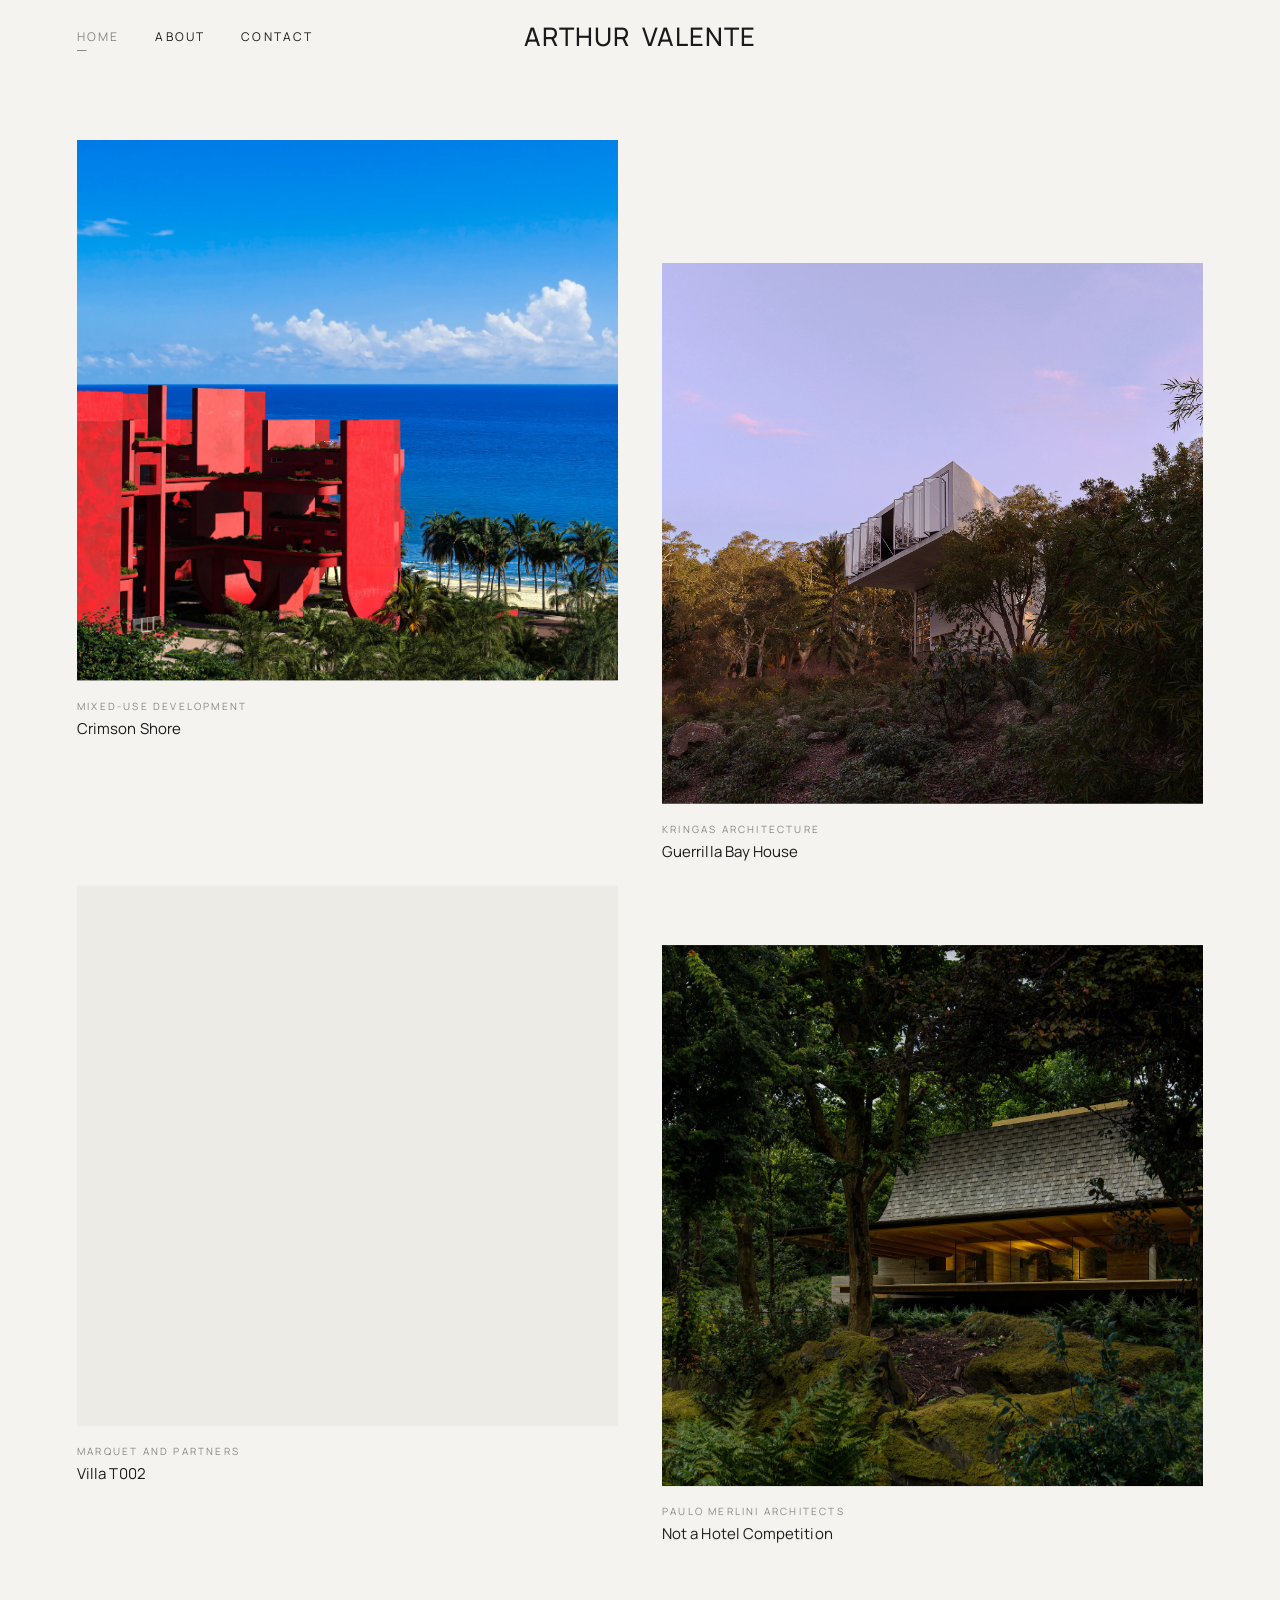
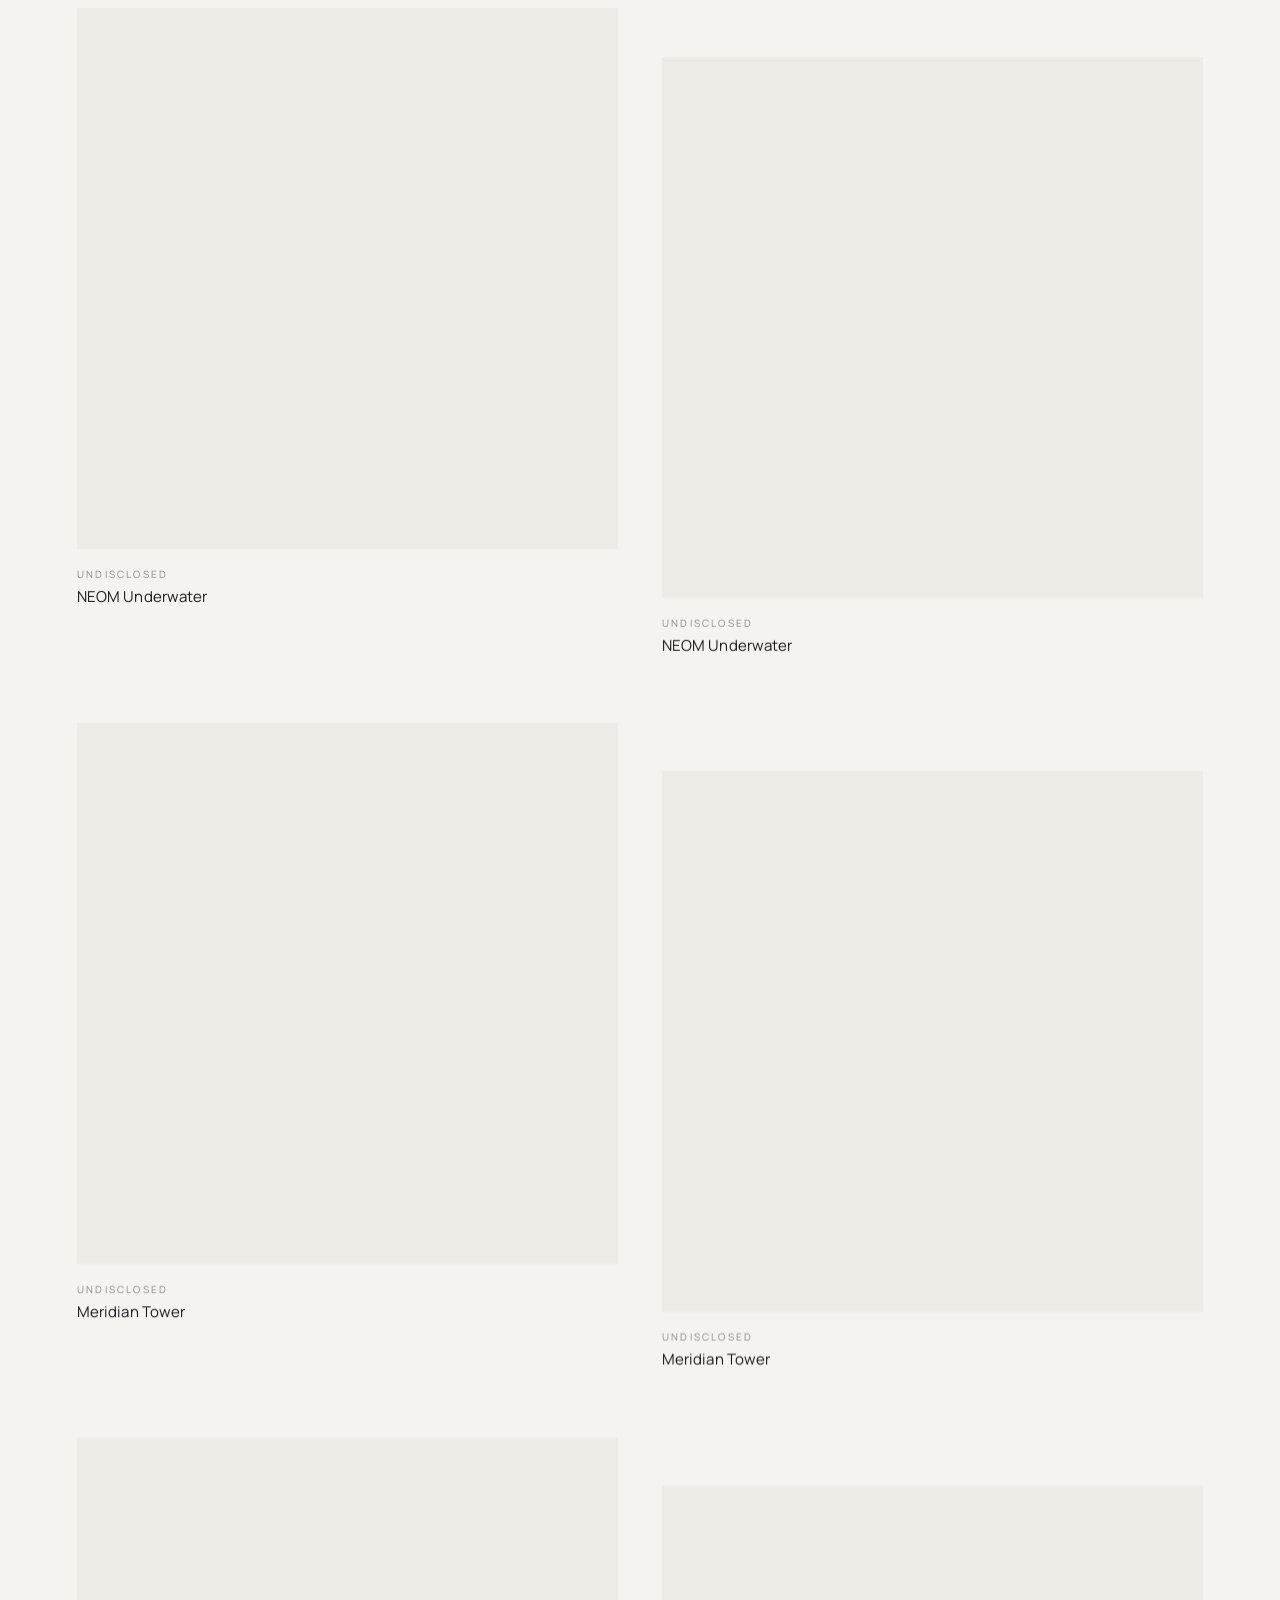
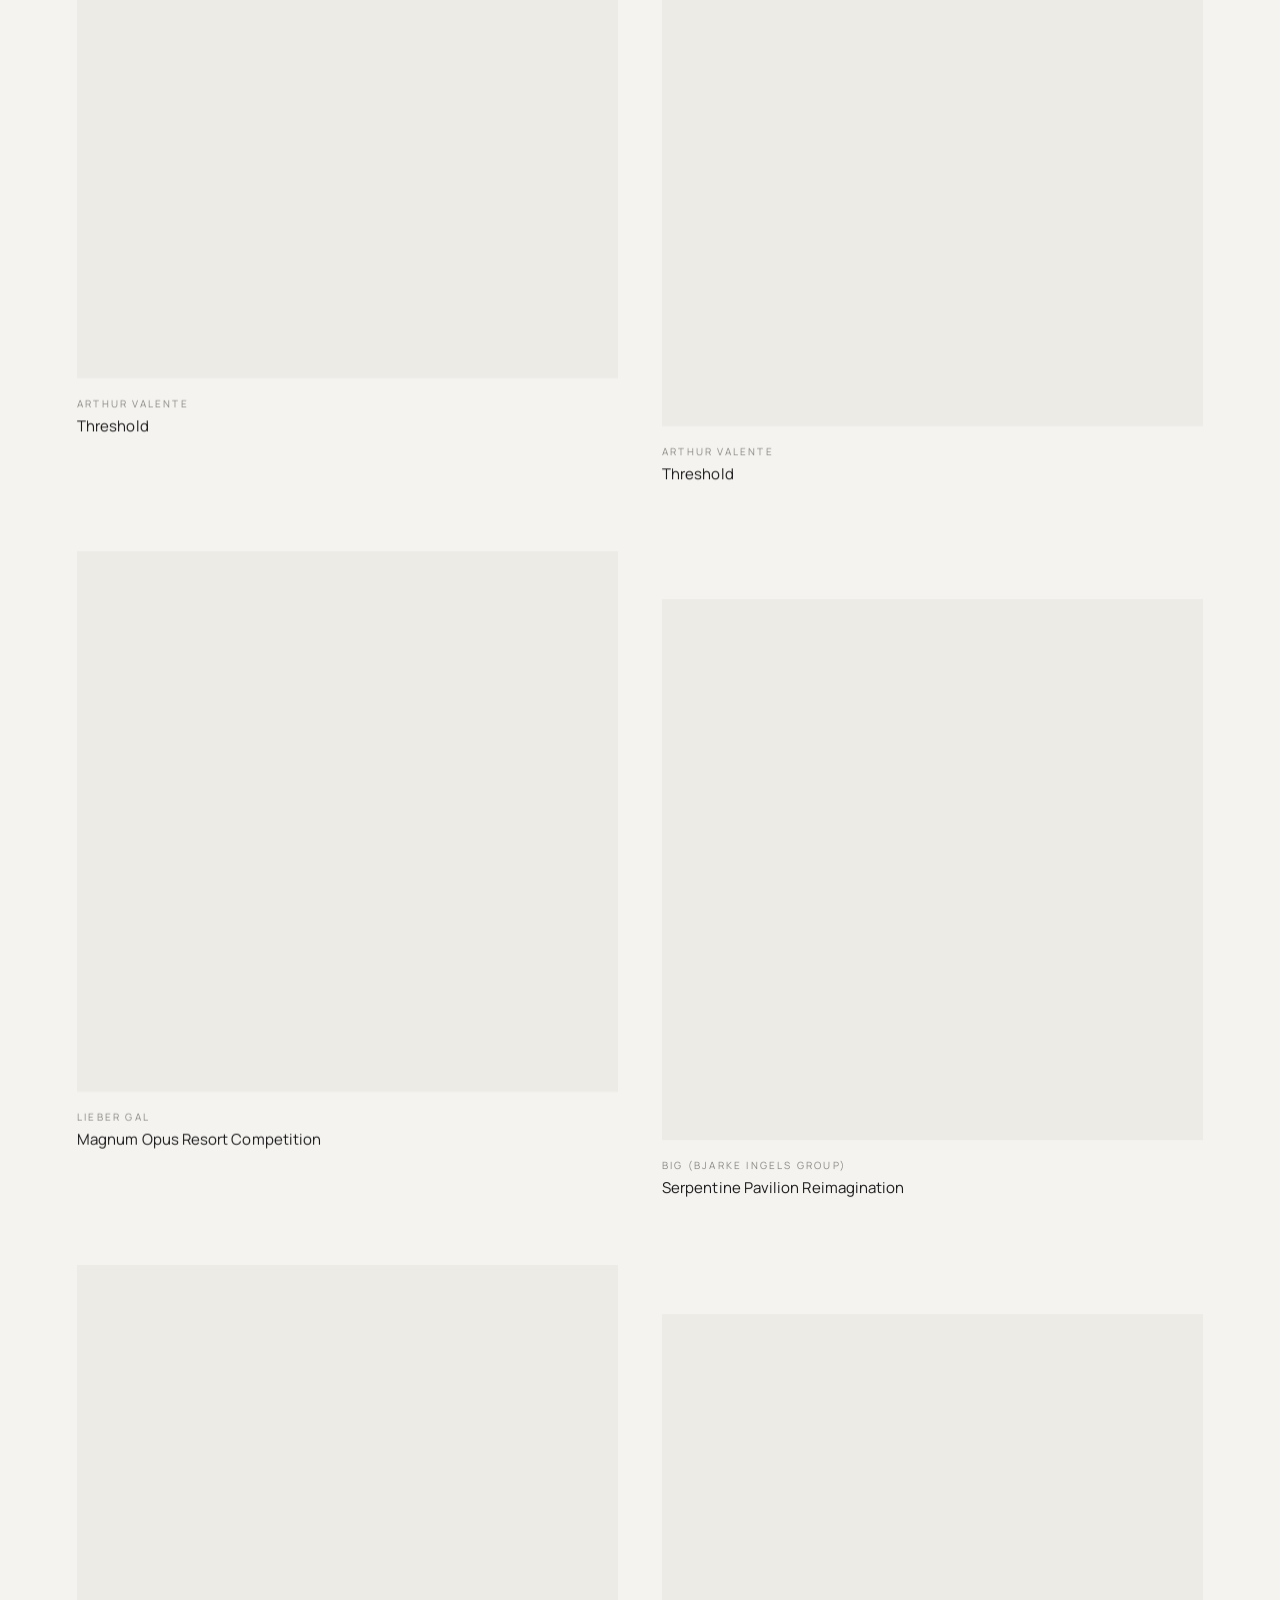
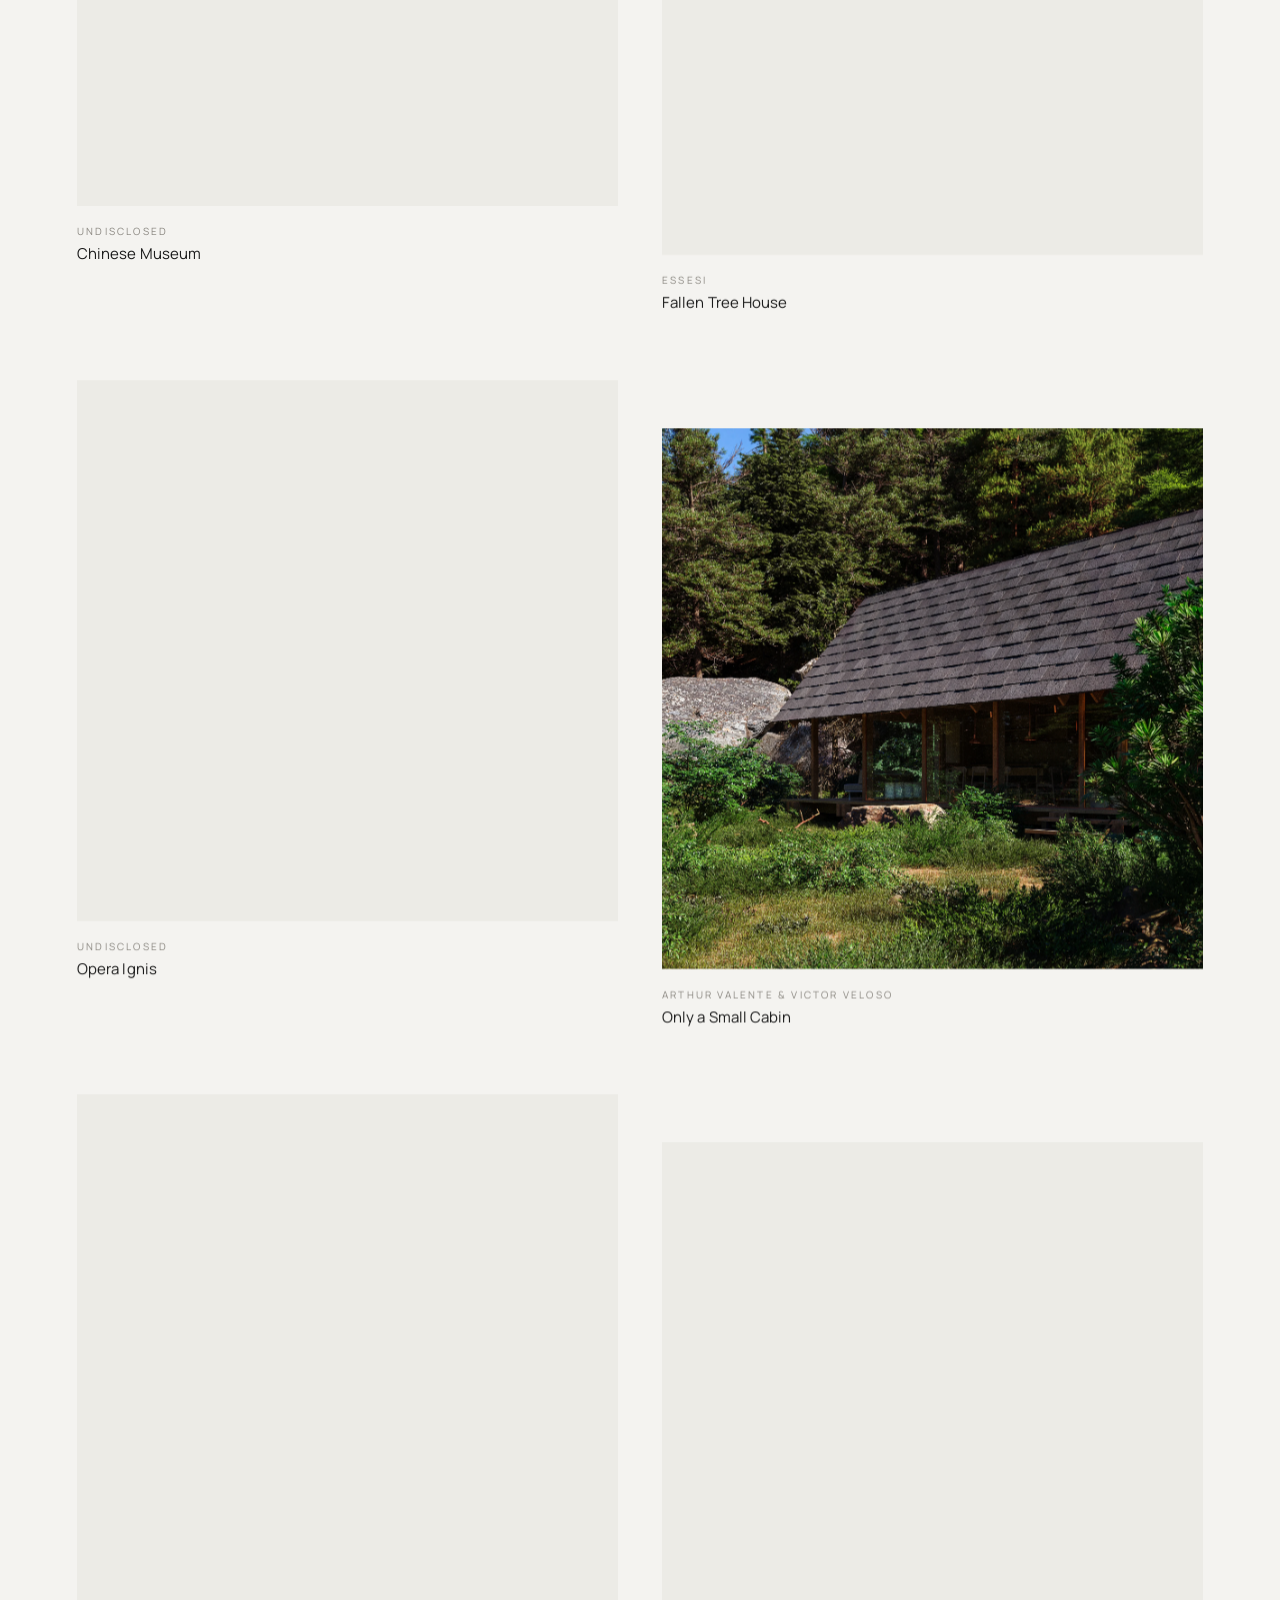
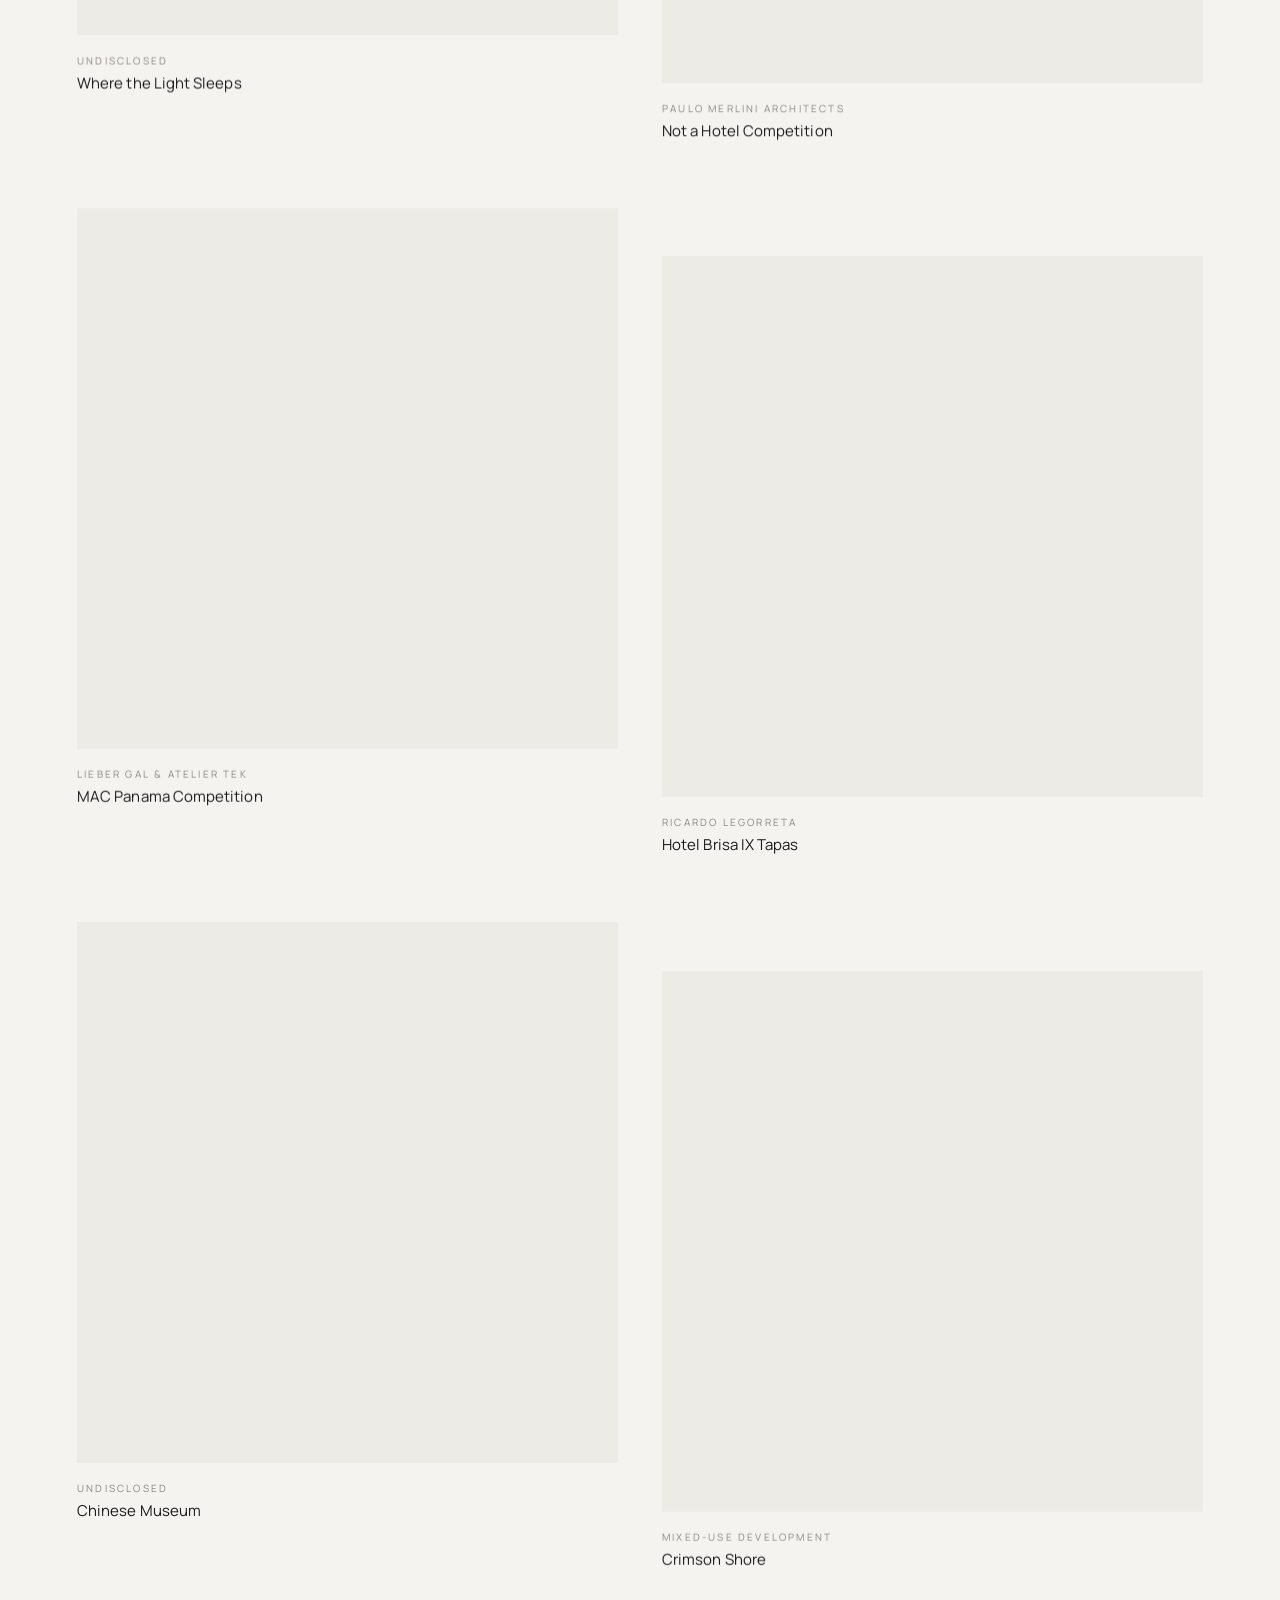
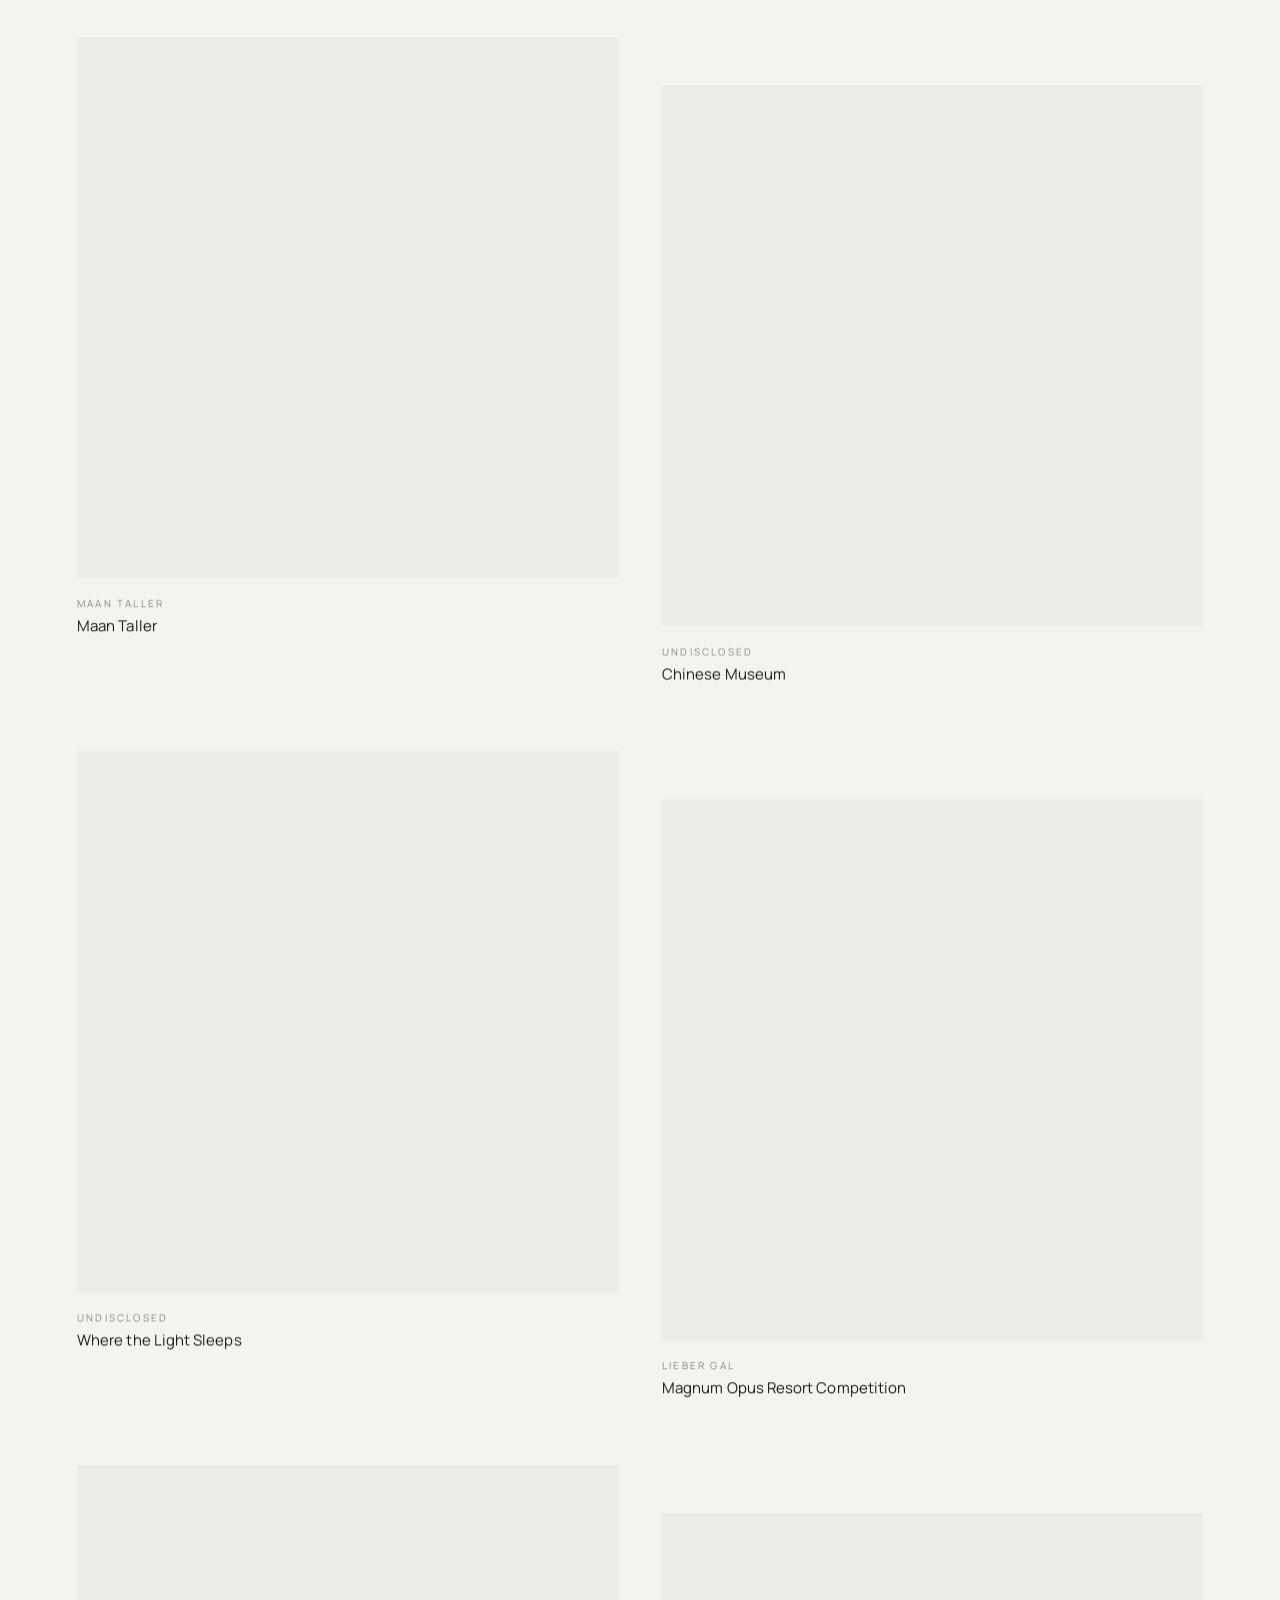
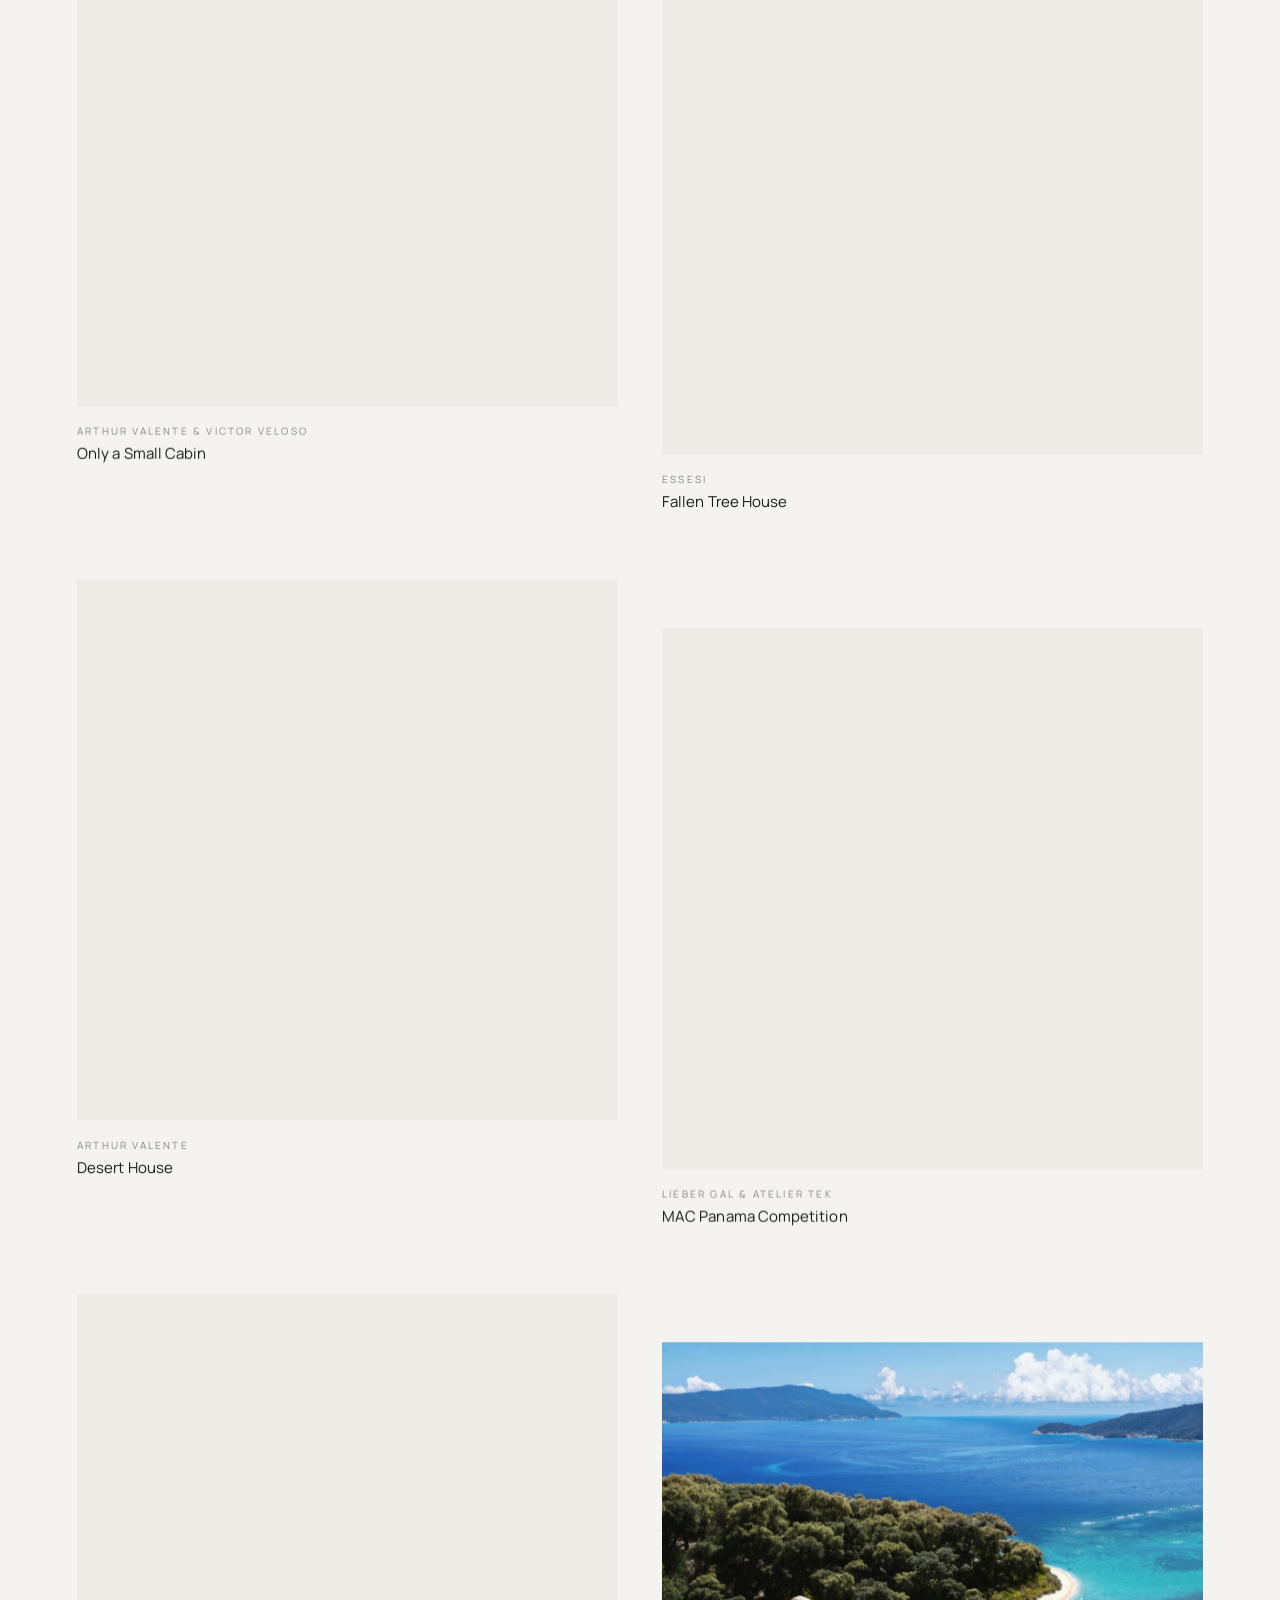
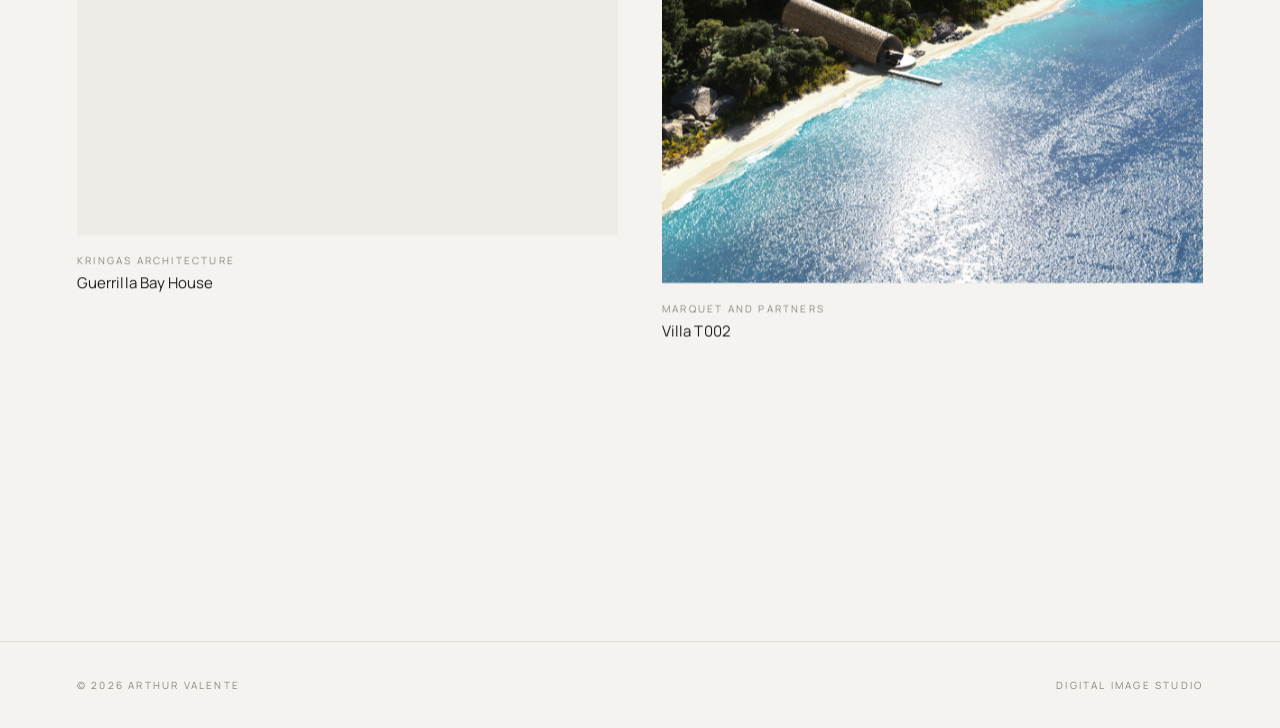
<file: index.html>
<!DOCTYPE html>
<html lang="en">
<head>
  <meta charset="UTF-8"/>
  <meta name="viewport" content="width=device-width, initial-scale=1.0"/>
  <meta name="description" content="Architectural visualization by Arthur Valente at arthurvalente.com. Senior artist formerly at MIR and Brick Visual, working with architects worldwide."/>
  <title>Arthur Valente | arthurvalente.com — Architectural Visualization</title>

  <!-- Favicon & icons -->
  <link rel="icon" type="image/svg+xml" href="favicon.svg"/>
  <link rel="apple-touch-icon" href="favicon.svg"/>

  <!-- Open Graph / social preview -->
  <meta property="og:type" content="website"/>
  <meta property="og:url" content="https://arthurvalente.com/"/>
  <meta property="og:title" content="Arthur Valente — Architectural Visualization"/>
  <meta property="og:description" content="Architectural visualization by Arthur Valente at arthurvalente.com. Senior artist formerly at MIR and Brick Visual, working with architects worldwide."/>
  <meta property="og:image" content="https://arthurvalente.com/Crimson_Shore1.webp"/>
  <meta property="og:image:width" content="1600"/>
  <meta property="og:image:height" content="1600"/>
  <meta property="og:site_name" content="Arthur Valente"/>
  <meta name="twitter:card" content="summary_large_image"/>
  <meta name="twitter:title" content="Arthur Valente — Architectural Visualization"/>
  <meta name="twitter:description" content="Architectural visualization by Arthur Valente at arthurvalente.com. Senior artist formerly at MIR and Brick Visual, working with architects worldwide."/>
  <meta name="twitter:image" content="https://arthurvalente.com/Crimson_Shore1.webp"/>

  <!-- Structured data: Person schema for SEO -->
  <script type="application/ld+json">
  {
    "@context": "https://schema.org",
    "@type": "Person",
    "name": "Arthur Valente",
    "jobTitle": "Architectural Visualization Artist",
    "nationality": "Brazilian",
    "url": "https://arthurvalente.com",
    "sameAs": [
      "https://www.behance.net/arthursvalente",
      "https://www.cgarchitect.com/members/arthursvalente",
      "https://www.linkedin.com/in/arthur-valente-7b4149216/",
      "https://www.instagram.com/arthursvalente/"
    ]
  }
  </script>
  <link rel="preconnect" href="https://fonts.googleapis.com"/>
  <link rel="preconnect" href="https://fonts.gstatic.com" crossorigin/>
  <link href="https://fonts.googleapis.com/css2?family=Manrope:wght@200;300;400;500;600&display=swap" rel="stylesheet"/>
  <link rel="stylesheet" href="styles.css?v=18"/>
  <link rel="preload" as="image" href="2548_NOH_Among the Trees_emberatelier.com.webp" fetchpriority="high"/>
</head>
<body>

  <nav class="site-nav">
    <a class="nav-logo" href="index.html">ARTHUR&nbsp;&nbsp;VALENTE</a>
    <ul class="nav-links">
      <li><a href="index.html">Home</a></li>
      <li><a href="about.html">About</a></li>
      <li><a href="contact.html">Contact</a></li>
    </ul>
  </nav>

  <main class="work">
    <div class="columns-wrap">
      <div class="col col-left" id="colLeft"></div>
      <div class="col col-right" id="colRight"></div>
    </div>
  </main>

  <footer>
    <span>© 2026 Arthur Valente</span>
    <span>Digital Image Studio</span>
  </footer>

  <script src="projects.js?v=35"></script>
  <script src="app.js?v=9"></script>
  <script>
    (function () {
      var colLeft = document.getElementById('colLeft');
      var colRight = document.getElementById('colRight');

      var globalIndex = 0;
      function renderColumn(target, entries) {
        var html = '';
        entries.forEach(function (entry) {
          var project = window.PROJECT_MAP[entry.slug];
          if (!project) return;
          var img = project.images[entry.image];
          if (!img) return;
          var isPriority = globalIndex < 2;
          var loadingAttr = isPriority ? 'eager' : 'lazy';
          var fetchAttr   = isPriority ? 'high' : 'low';
          var positionStyle = img.position ? ' style="object-position:' + img.position + ';"' : '';
          var aspectAttr = entry.aspect ? ' data-aspect="' + entry.aspect + '"' : '';
          // Prefer image's own alt (rich, descriptive); fall back to title + caption
          var altText = img.alt || (project.title + (img.caption ? ' · ' + img.caption : ''));
          var altEscaped = altText.replace(/"/g, '&quot;');
          html +=
            '<a class="project-card" href="project.html?slug=' + encodeURIComponent(project.slug) +
            '"' + aspectAttr + ' data-cursor="image" data-cursor-label="" data-reveal>' +
              '<div class="card-inner">' +
                '<div class="media">' +
                  '<img src="' + img.src + '" alt="' + altEscaped + '"' +
                    ' loading="' + loadingAttr + '" decoding="async" fetchpriority="' + fetchAttr + '"' +
                    positionStyle + '/>' +
                '</div>' +
                '<div class="project-meta">' +
                  '<p class="project-sub">' + project.client + '</p>' +
                  '<p class="project-title">' + project.title + '</p>' +
                '</div>' +
              '</div>' +
            '</a>';
          globalIndex++;
        });
        target.innerHTML = html;
      }

      renderColumn(colLeft, window.GRID.left);
      renderColumn(colRight, window.GRID.right);

      // Re-run reveal + lazy setup for freshly inserted elements
      var cards = document.querySelectorAll('.project-card');
      var io = new IntersectionObserver(function (entries) {
        entries.forEach(function (entry) {
          if (entry.isIntersecting) {
            entry.target.classList.add('visible');
            io.unobserve(entry.target);
          }
        });
      }, { threshold: 0.08, rootMargin: '0px 0px -40px 0px' });

      cards.forEach(function (card, i) {
        // Subtle staggered delay based on position in column
        var col = card.parentElement;
        var siblings = Array.prototype.slice.call(col.children);
        var localIdx = siblings.indexOf(card);
        card.style.transitionDelay = (Math.min(localIdx, 5) * 45) + 'ms';
        io.observe(card);

        var media = card.querySelector('.media');
        var img = media.querySelector('img');
        if (img.complete && img.naturalWidth > 0) {
          media.classList.add('loaded');
        } else {
          img.addEventListener('load', function () { media.classList.add('loaded'); }, { once: true });
          img.addEventListener('error', function () { media.classList.add('loaded'); }, { once: true });
        }
      });

      // ────────────────────────────────────────────────────────────────────
      // PER-CARD PARALLAX — each card has its own offset based on its
      // position in the viewport. Left column drifts one way, right the
      // other, but offset stays small per card (no accumulation across page).
      // ────────────────────────────────────────────────────────────────────
      var prefersReduced = window.matchMedia('(prefers-reduced-motion: reduce)').matches;
      var isCoarse = window.matchMedia('(pointer: coarse)').matches;
      if (!prefersReduced && !isCoarse) {
        var leftInners  = Array.from(document.querySelectorAll('.col-left  .card-inner'));
        var rightInners = Array.from(document.querySelectorAll('.col-right .card-inner'));
        var maxOffset = 40;     // max ± shift per card
        var rafId = null;

        function clamp(v, min, max) { return Math.max(min, Math.min(max, v)); }

        function tick() {
          var vh = window.innerHeight;
          var vhCenter = vh / 2;

          for (var i = 0; i < leftInners.length; i++) {
            var card = leftInners[i].parentElement;
            var rect = card.getBoundingClientRect();
            var centerY = rect.top + rect.height / 2;
            var progress = clamp((centerY - vhCenter) / vh, -1, 1);
            var off = (progress * maxOffset).toFixed(2);
            leftInners[i].style.transform = 'translate3d(0,' + off + 'px,0)';
          }
          for (var j = 0; j < rightInners.length; j++) {
            var card2 = rightInners[j].parentElement;
            var rect2 = card2.getBoundingClientRect();
            var centerY2 = rect2.top + rect2.height / 2;
            var progress2 = clamp((centerY2 - vhCenter) / vh, -1, 1);
            var off2 = (-progress2 * maxOffset).toFixed(2);
            rightInners[j].style.transform = 'translate3d(0,' + off2 + 'px,0)';
          }
          rafId = null;
        }

        function schedule() {
          if (!rafId) rafId = requestAnimationFrame(tick);
        }

        window.addEventListener('scroll', schedule, { passive: true });
        window.addEventListener('resize', schedule, { passive: true });
        tick(); // initial position
      }
    })();
  </script>
</body>
</html>
</file>
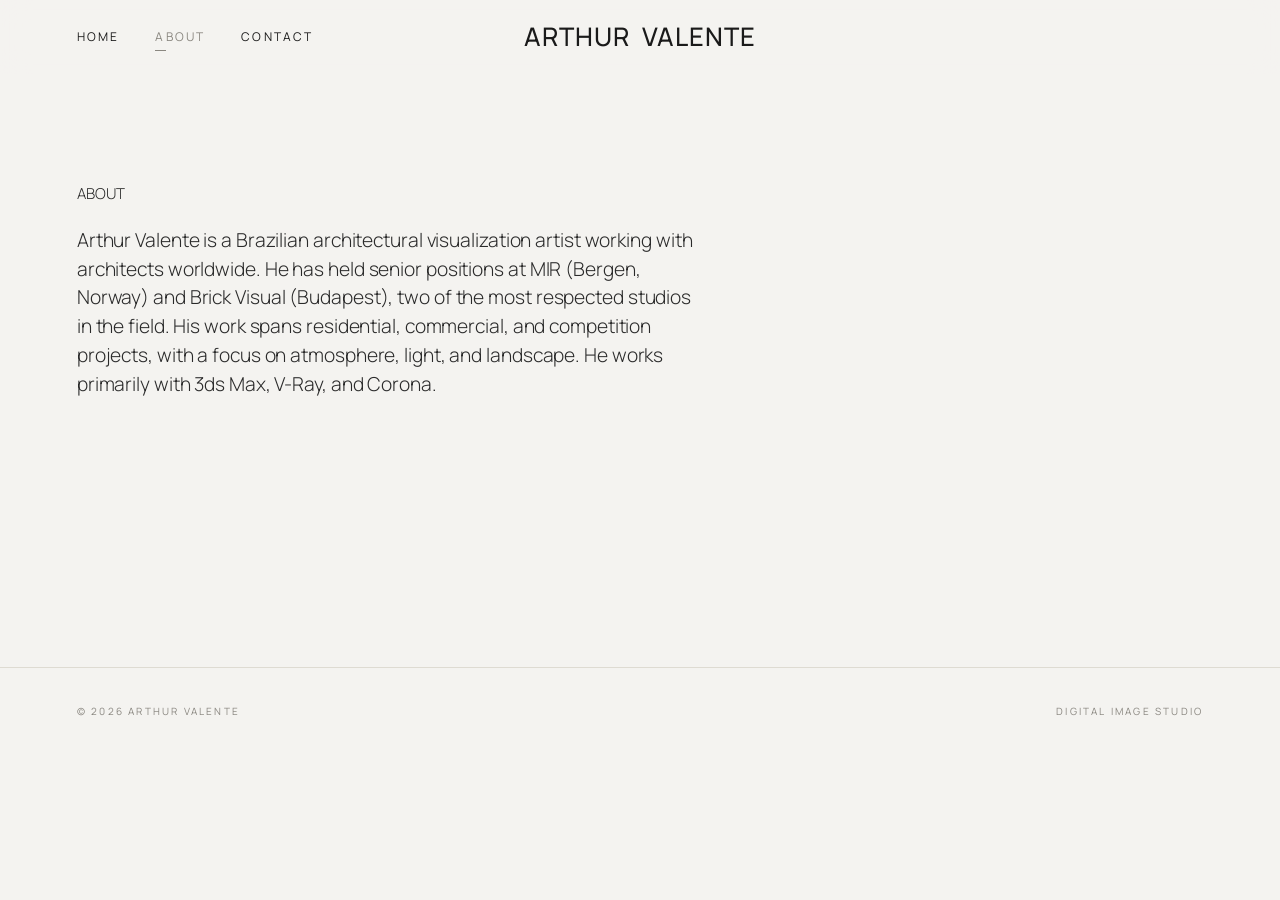
<file: about.html>
<!DOCTYPE html>
<html lang="en">
<head>
  <meta charset="UTF-8"/>
  <meta name="viewport" content="width=device-width, initial-scale=1.0"/>
  <meta name="description" content="About Arthur Valente. Brazilian architectural visualization artist with senior experience at MIR and Brick Visual, working with architects worldwide."/>
  <title>About — Arthur Valente | Architectural Visualization</title>

  <!-- Favicon & icons -->
  <link rel="icon" type="image/svg+xml" href="favicon.svg"/>
  <link rel="apple-touch-icon" href="favicon.svg"/>

  <!-- Open Graph / social preview -->
  <meta property="og:type" content="website"/>
  <meta property="og:url" content="https://arthurvalente.com/about.html"/>
  <meta property="og:title" content="About · Arthur Valente"/>
  <meta property="og:description" content="A digital image studio based in Brazil, specializing in portraying architecture projects."/>
  <meta property="og:image" content="https://arthurvalente.com/Crimson_Shore1.webp"/>
  <meta property="og:site_name" content="Arthur Valente"/>
  <meta name="twitter:card" content="summary_large_image"/>
  <meta name="twitter:title" content="About · Arthur Valente"/>
  <meta name="twitter:description" content="A digital image studio based in Brazil, specializing in portraying architecture projects."/>
  <meta name="twitter:image" content="https://arthurvalente.com/Crimson_Shore1.webp"/>
  <link rel="preconnect" href="https://fonts.googleapis.com"/>
  <link rel="preconnect" href="https://fonts.gstatic.com" crossorigin/>
  <link href="https://fonts.googleapis.com/css2?family=Manrope:wght@200;300;400;500;600&display=swap" rel="stylesheet"/>
  <link rel="stylesheet" href="styles.css?v=18"/>
</head>
<body>

  <nav class="site-nav">
    <a class="nav-logo" href="index.html">ARTHUR&nbsp;&nbsp;VALENTE</a>
    <ul class="nav-links">
      <li><a href="index.html">Home</a></li>
      <li><a href="about.html">About</a></li>
      <li><a href="contact.html">Contact</a></li>
    </ul>
  </nav>

  <main class="about">
    <div class="about-text">
      <p class="about-eyebrow">About</p>
      <p class="lede">Arthur Valente is a Brazilian architectural visualization artist working with architects worldwide. He has held senior positions at MIR (Bergen, Norway) and Brick Visual (Budapest), two of the most respected studios in the field. His work spans residential, commercial, and competition projects, with a focus on atmosphere, light, and landscape. He works primarily with 3ds Max, V-Ray, and Corona.</p>
    </div>
  </main>

  <footer>
    <span>© 2026 Arthur Valente</span>
    <span>Digital Image Studio</span>
  </footer>

  <script src="app.js?v=9"></script>
</body>
</html>
</file>
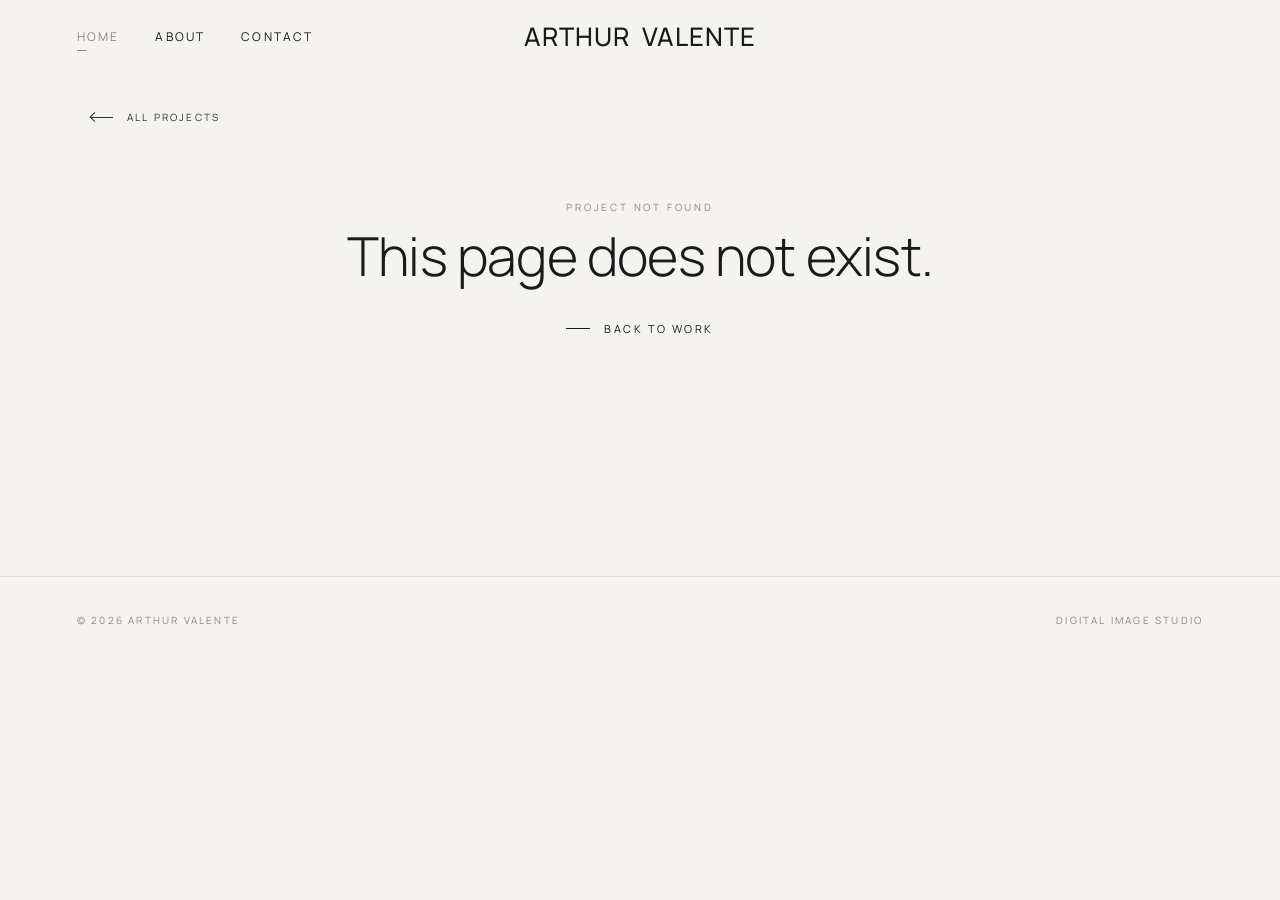
<file: project.html>
<!DOCTYPE html>
<html lang="en">
<head>
  <meta charset="UTF-8"/>
  <meta name="viewport" content="width=device-width, initial-scale=1.0"/>
  <title>Project · Arthur Valente</title>
  <meta name="description" content="A project by Arthur Valente, digital image studio based in Brazil."/>

  <!-- Favicon & icons -->
  <link rel="icon" type="image/svg+xml" href="favicon.svg"/>
  <link rel="apple-touch-icon" href="favicon.svg"/>

  <!-- Open Graph (updated dynamically per project) -->
  <meta property="og:type" content="article"/>
  <meta property="og:site_name" content="Arthur Valente"/>
  <meta property="og:title" content="Project · Arthur Valente"/>
  <meta property="og:description" content="A project by Arthur Valente, digital image studio based in Brazil."/>
  <meta property="og:image" content="https://arthurvalente.com/Crimson_Shore1.webp"/>
  <meta name="twitter:card" content="summary_large_image"/>
  <meta name="twitter:title" content="Project · Arthur Valente"/>
  <meta name="twitter:description" content="A project by Arthur Valente, digital image studio based in Brazil."/>
  <meta name="twitter:image" content="https://arthurvalente.com/Crimson_Shore1.webp"/>
  <link rel="preconnect" href="https://fonts.googleapis.com"/>
  <link rel="preconnect" href="https://fonts.gstatic.com" crossorigin/>
  <link href="https://fonts.googleapis.com/css2?family=Manrope:wght@200;300;400;500;600&display=swap" rel="stylesheet"/>
  <link rel="stylesheet" href="styles.css?v=18"/>
</head>
<body>

  <nav class="site-nav">
    <a class="nav-logo" href="index.html">ARTHUR&nbsp;&nbsp;VALENTE</a>
    <ul class="nav-links">
      <li><a href="index.html">Home</a></li>
      <li><a href="about.html">About</a></li>
      <li><a href="contact.html">Contact</a></li>
    </ul>
  </nav>

  <a class="project-back" href="index.html" aria-label="Back to all projects">
    <span class="back-arrow"></span>
    <span class="back-text">All Projects</span>
  </a>

  <article id="projectRoot">
    <!-- Rendered dynamically based on ?slug=... -->
  </article>

  <footer>
    <span>© 2026 Arthur Valente</span>
    <span>Digital Image Studio</span>
  </footer>

  <script src="projects.js?v=35"></script>
  <script src="app.js?v=9"></script>
  <script>
    (function () {
      var params = new URLSearchParams(window.location.search);
      var slug = params.get('slug');
      var project = slug && window.PROJECT_MAP[slug];
      var root = document.getElementById('projectRoot');

      if (!project) {
        root.innerHTML =
          '<section style="padding:200px var(--pad-x-desktop) 100px; text-align:center;">' +
            '<p class="project-eyebrow" style="opacity:1; transform:none; animation:none;">Project not found</p>' +
            '<h1 class="project-h1" style="opacity:1; transform:none; animation:none; margin-top:14px;">This page does not exist.</h1>' +
            '<p style="margin-top:28px;"><a class="project-nav-link" href="index.html"><span class="arrow"></span> Back to work</a></p>' +
          '</section>';
        document.title = 'Not found · Arthur Valente';
        return;
      }

      document.title = project.title + ' · Arthur Valente';

      // Update meta tags dynamically per project (SEO + social sharing)
      var siteOrigin = 'https://arthurvalente.com';
      var heroFile = project.images[0].src;
      // Hero file extension: convert any animation source to its static webp counterpart
      var ogImage = siteOrigin + '/' + encodeURI(heroFile.replace(/_anim(?:_\dk)?\.(mp4|webm|mov|webp)$/i, '.webp'));
      var pageUrl = siteOrigin + '/project.html?slug=' + encodeURIComponent(project.slug);
      var shortDesc = (project.description || '').split('. ')[0] + (project.description ? '.' : '');
      var metaDesc = project.title + ' · ' + project.client + (project.location ? ' · ' + project.location : '') + '. ' + shortDesc;

      function setMeta(key, content) {
        var attr = key.indexOf('og:') === 0 ? 'property' : 'name';
        var sel = 'meta[' + attr + '="' + key + '"]';
        var el = document.querySelector(sel);
        if (!el) { el = document.createElement('meta'); el.setAttribute(attr, key); document.head.appendChild(el); }
        el.setAttribute('content', content);
      }

      setMeta('description',       metaDesc);
      setMeta('og:url',            pageUrl);
      setMeta('og:title',          project.title + ' · Arthur Valente');
      setMeta('og:description',    metaDesc);
      setMeta('og:image',          ogImage);
      setMeta('twitter:title',     project.title + ' · Arthur Valente');
      setMeta('twitter:description', metaDesc);
      setMeta('twitter:image',     ogImage);

      // Determine prev / next within PROJECTS array
      var idx = window.PROJECTS.findIndex(function (p) { return p.slug === project.slug; });
      var prev = window.PROJECTS[(idx - 1 + window.PROJECTS.length) % window.PROJECTS.length];
      var next = window.PROJECTS[(idx + 1) % window.PROJECTS.length];

      var hero = project.images[0];
      var heroPos = hero.position ? ' style="object-position:' + hero.position + ';"' : '';

      // Detect video by file extension
      function isVideo(src) { return /\.(mp4|webm|mov)$/i.test(src); }
      // Detect animated hero (video OR animated webp via _anim suffix)
      function isAnimatedMedia(src) { return isVideo(src) || /_anim/i.test(src); }

      // Respect users who prefer reduced motion
      var reducedMotion = window.matchMedia('(prefers-reduced-motion: reduce)').matches;

      // Render media element (img or video — all images are WebP)
      function renderMedia(item, opts) {
        opts = opts || {};
        var pos = item.position ? ' style="object-position:' + item.position + ';"' : '';
        if (isVideo(item.src)) {
          var poster = item.poster || item.src.replace(/_anim\.(mp4|webm|mov)$/i, '.webp');
          var posterAttr = poster ? ' poster="' + poster.replace(/"/g, '&quot;') + '"' : '';
          var motionAttrs = reducedMotion ? ' controls' : ' autoplay muted loop playsinline';
          return '<video src="' + item.src + '"' + motionAttrs + ' preload="' + (opts.preload || 'auto') + '"' + posterAttr + pos + '></video>';
        }
        return '<img src="' + item.src + '" alt="' + (opts.alt || '') + '"' +
          ' loading="' + (opts.loading || 'lazy') + '" decoding="async" fetchpriority="' + (opts.priority || 'low') + '"' + pos + '/>';
      }

      // Build info blocks
      function infoBlock(label, value) {
        if (!value) return '';
        return '<div class="info-block"><p class="info-label">' + label + '</p><p class="info-value">' + value + '</p></div>';
      }

      // Gallery rules:
      //   - Single-image project: gallery empty (hero already shows full image via .single class)
      //   - Hero is animated (video or animated webp): gallery skips it
      //   - Hero is static image: gallery includes ALL images so hero appears uncropped below too
      var galleryItems;
      if (project.images.length === 1) {
        galleryItems = [];
      } else if (isAnimatedMedia(project.images[0].src)) {
        galleryItems = project.images.slice(1);
      } else {
        galleryItems = project.images;
      }

      // Build gallery
      var galleryHTML = '';
      galleryItems.forEach(function (img, i) {
        var galleryAlt = img.alt || (project.title + (img.caption ? ' · ' + img.caption : ''));
        var media = renderMedia(img, {
          loading: i < 2 ? 'eager' : 'lazy',
          priority: i < 1 ? 'high' : 'low',
          alt: galleryAlt
        });
        var videoFlag = isVideo(img.src) ? ' data-video="1"' : '';
        var cursorAttrs = isVideo(img.src) ? '' : ' data-cursor="image" data-cursor-label="Expand"';
        galleryHTML +=
          '<figure class="gallery-figure" data-index="' + i + '"' + videoFlag + ' data-reveal>' +
            '<div class="media"' + cursorAttrs + '>' + media + '</div>' +
            (img.caption ? '<figcaption class="gallery-caption">' + img.caption + '</figcaption>' : '') +
          '</figure>';
      });
      var gallerySection = galleryItems.length > 0
        ? '<section class="project-gallery">' + galleryHTML + '</section>'
        : '';

      var heroClass = project.images.length === 1 ? ' single' : '';
      root.innerHTML =
        '<div class="project-hero' + heroClass + '">' +
          '<div class="media">' +
            renderMedia(hero, { loading: 'eager', priority: 'high', preload: 'auto', alt: project.title }) +
          '</div>' +
        '</div>' +

        '<header class="project-header">' +
          '<div class="project-title-block">' +
            '<p class="project-eyebrow">' + (project.type || 'Project') + ' · ' + (project.year || '') + '</p>' +
            '<h1 class="project-h1">' + project.title + '</h1>' +
            '<p class="project-client">' + project.client + '</p>' +
          '</div>' +
          '<div class="project-info">' +
            infoBlock('Client', project.client) +
            infoBlock('Location', project.location) +
            infoBlock('Year', project.year) +
            infoBlock('Type', project.type) +
          '</div>' +
        '</header>' +

        (project.description ?
          '<section class="project-description"><p>' + project.description + '</p></section>'
          : '') +

        gallerySection +

        '<nav class="project-footer-nav">' +
          '<a class="project-nav-link prev" href="project.html?slug=' + encodeURIComponent(prev.slug) + '">' +
            '<span class="arrow"></span> Previous' +
            '<span class="project-next-title">' + prev.title + '</span>' +
          '</a>' +
          '<a class="project-nav-link next" href="project.html?slug=' + encodeURIComponent(next.slug) + '">' +
            'Next <span class="arrow"></span>' +
            '<span class="project-next-title">' + next.title + '</span>' +
          '</a>' +
        '</nav>';

      // Hook lazy load & reveal for freshly inserted elements
      var medias = root.querySelectorAll('.media');
      medias.forEach(function (m) {
        var img = m.querySelector('img');
        var video = m.querySelector('video');
        if (img) {
          if (img.complete && img.naturalWidth > 0) {
            m.classList.add('loaded');
          } else {
            img.addEventListener('load', function () { m.classList.add('loaded'); }, { once: true });
            img.addEventListener('error', function () { m.classList.add('loaded'); }, { once: true });
          }
        } else if (video) {
          if (video.readyState >= 2) {
            m.classList.add('loaded');
          } else {
            video.addEventListener('loadeddata', function () { m.classList.add('loaded'); }, { once: true });
            video.addEventListener('error', function () { m.classList.add('loaded'); }, { once: true });
            // Some browsers don't fire loadeddata reliably; fall back to canplay
            video.addEventListener('canplay', function () { m.classList.add('loaded'); }, { once: true });
          }
        }
      });

      var io = new IntersectionObserver(function (entries) {
        entries.forEach(function (entry) {
          if (entry.isIntersecting) {
            entry.target.classList.add('visible');
            io.unobserve(entry.target);
          }
        });
      }, { threshold: 0.08, rootMargin: '0px 0px -60px 0px' });
      root.querySelectorAll('[data-reveal]').forEach(function (el, i) {
        el.style.transitionDelay = (Math.min(i, 5) * 90) + 'ms';
        io.observe(el);
      });

      // Lightbox wiring — only static images, videos are skipped
      var lbItems = [];
      var lbIndexByGallery = {};
      galleryItems.forEach(function (img, i) {
        if (isVideo(img.src)) return;
        lbIndexByGallery[i] = lbItems.length;
        lbItems.push({
          src: img.src,
          title: project.title,
          sub: project.client + (img.caption ? ' · ' + img.caption : '')
        });
      });
      root.querySelectorAll('.gallery-figure').forEach(function (figure, i) {
        if (figure.hasAttribute('data-video')) return;
        var media = figure.querySelector('.media');
        media.addEventListener('click', function () {
          if (lbIndexByGallery[i] !== undefined) {
            window.Lightbox.open(lbItems, lbIndexByGallery[i]);
          }
        });
      });

      // Make hero clickable (opens lightbox) when it's a static image, not an animation
      if (!isAnimatedMedia(hero.src) && lbItems.length > 0) {
        var heroMedia = root.querySelector('.project-hero .media');
        if (heroMedia) {
          heroMedia.setAttribute('data-cursor', 'image');
          heroMedia.setAttribute('data-cursor-label', 'Zoom');
          heroMedia.style.cursor = 'zoom-in';
          // Find which lbItem matches the hero src
          var heroIndex = lbItems.findIndex(function (item) { return item.src === hero.src; });
          if (heroIndex < 0) heroIndex = 0;
          heroMedia.addEventListener('click', function () {
            window.Lightbox.open(lbItems, heroIndex);
          });
        }
      }
    })();
  </script>
</body>
</html>
</file>
<file: styles.css>
/* ==========================================================================
   Arthur Valente — Architectural Visualization Studio
   Shared design system
   ========================================================================== */

*, *::before, *::after { box-sizing: border-box; margin: 0; padding: 0; }

:root {
  /* Palette */
  --bg: #f4f3f0;
  --bg-soft: #ecebe6;
  --ink: #1a1a1a;
  --ink-soft: #2a2a2a;
  --muted: #8a8780;
  --muted-soft: #b8b5ad;
  --line: #dedbd2;
  --line-soft: #e8e6df;

  /* Typography */
  --font: 'Manrope', 'Inter', 'Helvetica Neue', sans-serif;

  /* Easing */
  --ease-out-expo: cubic-bezier(0.16, 1, 0.3, 1);
  --ease-in-out-cubic: cubic-bezier(0.65, 0, 0.35, 1);
  --ease-out-cubic: cubic-bezier(0.33, 1, 0.68, 1);
  --ease-in-out-quart: cubic-bezier(0.76, 0, 0.24, 1);
  --ease-out-quart: cubic-bezier(0.25, 1, 0.5, 1);

  /* Durations */
  --t-fast: 220ms;
  --t-mid: 400ms;
  --t-slow: 700ms;
  --t-page: 340ms;

  /* Layout */
  --pad-x-desktop: clamp(40px, 6vw, 120px);
  --pad-x-mobile: 22px;
  --grid-gap: clamp(16px, 2vw, 28px);
}

html { background: var(--bg); }
body {
  background: var(--bg);
  color: var(--ink);
  font-family: var(--font);
  font-weight: 400;
  min-height: 100vh;
  overflow-x: hidden;
  -webkit-font-smoothing: antialiased;
  -moz-osx-font-smoothing: grayscale;
  text-rendering: optimizeLegibility;
}

img {
  display: block;
  max-width: 100%;
  -webkit-user-drag: none;
  -khtml-user-drag: none;
  -moz-user-drag: none;
  -o-user-drag: none;
  user-drag: none;
  -webkit-user-select: none;
  -moz-user-select: none;
  -ms-user-select: none;
  user-select: none;
  -webkit-touch-callout: none; /* iOS long-press save */
  pointer-events: none; /* clicks pass to parent .media for lightbox/nav */
}
a { color: inherit; text-decoration: none; }
button { font-family: inherit; background: none; border: none; cursor: pointer; color: inherit; }

::selection { background: var(--ink); color: var(--bg); }

/* ──────────────────────────────────────────────────────────────────────────
   PAGE TRANSITIONS
   ────────────────────────────────────────────────────────────────────────── */
.page-veil {
  position: fixed; inset: 0; z-index: 9000;
  background: var(--bg);
  pointer-events: none;
  opacity: 0;
  transition: opacity var(--t-page) var(--ease-in-out-quart);
}
.page-veil.in { opacity: 1; pointer-events: auto; }

body {
  opacity: 0;
  transition: opacity var(--t-page) var(--ease-out-expo);
}
body.loaded { opacity: 1; }

/* ──────────────────────────────────────────────────────────────────────────
   NAVIGATION
   ────────────────────────────────────────────────────────────────────────── */
nav.site-nav {
  position: fixed; top: 0; left: 0; right: 0; z-index: 100;
  display: flex; align-items: center;
  padding: 22px var(--pad-x-desktop);
  background: rgba(244, 243, 240, 0.78);
  backdrop-filter: saturate(140%) blur(14px);
  -webkit-backdrop-filter: saturate(140%) blur(14px);
  border-bottom: 1px solid transparent;
  transition: border-color var(--t-mid) var(--ease-out-cubic),
              padding var(--t-mid) var(--ease-out-cubic),
              background-color var(--t-mid) var(--ease-out-cubic);
}
nav.site-nav.scrolled {
  border-bottom-color: var(--line);
  padding-top: 14px; padding-bottom: 14px;
  background: rgba(244, 243, 240, 0.92);
}

.nav-links { display: flex; gap: 36px; list-style: none; }
.nav-links a {
  position: relative;
  display: inline-block;
  font-size: 12px; font-weight: 400;
  letter-spacing: 0.18em;
  text-transform: uppercase;
  color: var(--ink);
  padding: 6px 0;
  transition: color var(--t-fast) var(--ease-out-cubic);
}
.nav-links a::after {
  content: '';
  position: absolute;
  left: 0; right: 0; bottom: 0;
  height: 1px;
  background: currentColor;
  transform: scaleX(0);
  transform-origin: right center;
  transition: transform var(--t-mid) var(--ease-in-out-cubic);
}
.nav-links a:hover::after { transform: scaleX(1); transform-origin: left center; }
.nav-links a.active { color: var(--muted); }
.nav-links a.active::after {
  transform: scaleX(0.22);
  transform-origin: left center;
  background: var(--muted);
}

.nav-logo {
  position: absolute; left: 50%; transform: translateX(-50%);
  font-size: clamp(22px, 2vw, 28px);
  font-weight: 500;
  letter-spacing: 0.04em;
  white-space: nowrap;
  color: var(--ink);
  transition: opacity var(--t-fast) var(--ease-out-cubic);
}
.nav-logo:hover { opacity: 0.55; }

/* ──────────────────────────────────────────────────────────────────────────
   CUSTOM CURSOR
   ────────────────────────────────────────────────────────────────────────── */
.cursor-dot, .cursor-ring {
  position: fixed; top: 0; left: 0;
  pointer-events: none;
  border-radius: 50%;
  z-index: 9998;
  mix-blend-mode: difference;
  will-change: transform;
  opacity: 0;
  transition: opacity 0.3s ease;
}
body.cursor-ready .cursor-dot,
body.cursor-ready .cursor-ring { opacity: 1; }

.cursor-dot {
  width: 5px; height: 5px;
  background: #ffffff;
  transform: translate3d(-50%, -50%, 0);
  transition: opacity 0.3s ease, transform 0.18s var(--ease-out-cubic),
              width 0.3s var(--ease-out-cubic), height 0.3s var(--ease-out-cubic);
}

.cursor-ring {
  width: 34px; height: 34px;
  border: 1px solid #ffffff;
  display: flex; align-items: center; justify-content: center;
  transition: opacity 0.3s ease,
              width 0.45s var(--ease-out-expo),
              height 0.45s var(--ease-out-expo),
              background-color 0.3s var(--ease-out-cubic),
              border-color 0.3s var(--ease-out-cubic);
}
.cursor-ring .cursor-label {
  font-size: 9px;
  letter-spacing: 0.22em;
  color: #fff;
  text-transform: uppercase;
  opacity: 0;
  transition: opacity 0.25s var(--ease-out-cubic);
  transform: translateY(0);
}

.cursor-ring.hover-img {
  width: 58px; height: 58px;
  background: rgba(255, 255, 255, 0.06);
}
.cursor-ring.hover-img .cursor-label { opacity: 0.95; font-size: 8px; letter-spacing: 0.18em; }

.cursor-ring.hover-link {
  width: 12px; height: 12px;
  background: #ffffff;
}

.cursor-ring.hover-close {
  width: 48px; height: 48px;
  background: rgba(255, 255, 255, 0.08);
}
.cursor-ring.hover-close .cursor-label { opacity: 0.95; font-size: 8px; letter-spacing: 0.18em; }

body.cursor-ready,
body.cursor-ready * { cursor: none !important; }

@media (hover: none), (pointer: coarse) {
  .cursor-dot, .cursor-ring { display: none !important; }
  body, body * { cursor: auto !important; }
}

/* Reduce motion respect */
@media (prefers-reduced-motion: reduce) {
  *, *::before, *::after {
    animation-duration: 0.01ms !important;
    animation-iteration-count: 1 !important;
    transition-duration: 0.01ms !important;
    scroll-behavior: auto !important;
  }
  .cursor-dot, .cursor-ring { display: none !important; }
}

/* ──────────────────────────────────────────────────────────────────────────
   IMAGES — Lazy fade-in
   ────────────────────────────────────────────────────────────────────────── */
.media {
  position: relative;
  overflow: hidden;
  background: var(--bg-soft);
}
.media::before {
  content: '';
  position: absolute; inset: 0;
  background: linear-gradient(135deg, var(--bg-soft) 0%, #e3e1da 50%, var(--bg-soft) 100%);
  background-size: 200% 200%;
  animation: shimmer 1.8s linear infinite;
  opacity: 0.6;
  transition: opacity 0.5s var(--ease-out-cubic);
}
.media.loaded::before { opacity: 0; }
@keyframes shimmer {
  0% { background-position: 0% 0%; }
  100% { background-position: 200% 200%; }
}

.media picture { display: block; width: 100%; height: 100%; }
.media img,
.media video {
  width: 100%; height: 100%;
  object-fit: cover;
  display: block;
  opacity: 0;
  transition: opacity 0.7s var(--ease-out-expo), transform 1.2s var(--ease-out-expo);
}
.media.loaded img,
.media.loaded video { opacity: 1; }
.media video {
  pointer-events: none; /* same protection as img */
  -webkit-user-select: none;
  user-select: none;
  -webkit-user-drag: none;
}

/* ──────────────────────────────────────────────────────────────────────────
   FOOTER
   ────────────────────────────────────────────────────────────────────────── */
footer {
  margin-top: 140px;
  padding: 36px var(--pad-x-desktop);
  display: flex; justify-content: space-between; align-items: center;
  border-top: 1px solid var(--line);
}
footer span {
  font-size: 10px; font-weight: 400;
  letter-spacing: 0.22em;
  text-transform: uppercase;
  color: var(--muted);
}

/* ──────────────────────────────────────────────────────────────────────────
   PORTFOLIO GRID  (index.html)
   ────────────────────────────────────────────────────────────────────────── */
.intro {
  padding: 130px var(--pad-x-desktop) 60px;
  display: flex; flex-direction: column; gap: 14px;
}
.intro .eyebrow {
  font-size: 10px; letter-spacing: 0.28em; text-transform: uppercase;
  color: var(--muted);
  opacity: 0; transform: translateY(8px);
  animation: fadeUp 0.9s var(--ease-out-expo) 0.15s forwards;
}
.intro h1 {
  font-size: clamp(28px, 4.6vw, 64px);
  font-weight: 300; line-height: 1.05;
  letter-spacing: -0.01em;
  max-width: 18ch;
  opacity: 0; transform: translateY(14px);
  animation: fadeUp 1s var(--ease-out-expo) 0.28s forwards;
}
.intro h1 em {
  font-style: italic; font-weight: 200;
  color: var(--muted);
}

main.work { padding: 140px var(--pad-x-desktop) 120px; }

.columns-wrap {
  display: grid;
  grid-template-columns: 1fr 1fr;
  column-gap: clamp(28px, 3.5vw, 56px);
  align-items: start;
}
.col { display: flex; flex-direction: column; gap: clamp(80px, 9vw, 140px); }
.col-right { padding-top: clamp(60px, 10vw, 160px); }

.project-card {
  display: block;
  opacity: 0; transform: translateY(24px);
  transition: opacity 0.7s var(--ease-out-expo), transform 0.7s var(--ease-out-expo);
}
.project-card.visible { opacity: 1; transform: translateY(0); }

.project-card .card-inner {
  display: block;
  will-change: transform;
}
.project-card .media {
  aspect-ratio: 1 / 1;
}
.project-card[data-aspect="wide"]  .media { aspect-ratio: 16 / 10; }
.project-card[data-aspect="tall"]  .media { aspect-ratio: 4 / 5; }
.project-card[data-aspect="square"] .media { aspect-ratio: 1 / 1; }
.project-card .media img {
  transform: scale(1.001);
}
.project-card:hover .media img {
  transform: scale(1.045);
}

.project-meta {
  margin-top: 18px;
  display: flex; flex-direction: column; gap: 6px;
  transition: transform var(--t-mid) var(--ease-out-cubic);
}
.project-card:hover .project-meta { transform: translateX(2px); }

.project-sub {
  font-size: 10px; font-weight: 400;
  letter-spacing: 0.22em;
  text-transform: uppercase;
  color: var(--muted);
}
.project-title {
  font-size: 15px; font-weight: 400;
  letter-spacing: 0.005em;
  line-height: 1.35;
  color: var(--ink);
}

/* ──────────────────────────────────────────────────────────────────────────
   ABOUT
   ────────────────────────────────────────────────────────────────────────── */
main.about {
  padding: 180px var(--pad-x-desktop) 100px;
  max-width: 800px;
}

.about-eyebrow {
  font-size: 10px; font-weight: 400;
  letter-spacing: 0.28em;
  color: var(--muted);
  text-transform: uppercase;
  margin-bottom: 48px;
  opacity: 0; transform: translateY(10px);
  animation: fadeUp 0.9s var(--ease-out-expo) 0.1s forwards;
}

.about-text .lede {
  font-size: clamp(17px, 1.5vw, 20px);
  font-weight: 300; line-height: 1.5;
  letter-spacing: -0.005em;
  margin-bottom: 28px;
  max-width: 56ch;
  opacity: 0; transform: translateY(14px);
  animation: fadeUp 1s var(--ease-out-expo) 0.25s forwards;
}
.about-text p {
  font-size: 15px; font-weight: 300;
  line-height: 1.85; letter-spacing: 0.01em;
  color: var(--ink-soft);
  margin-bottom: 18px;
  opacity: 0; transform: translateY(14px);
  animation: fadeUp 1s var(--ease-out-expo) forwards;
}
.about-text p:nth-of-type(1) { animation-delay: 0.4s; }
.about-text p:nth-of-type(2) { animation-delay: 0.5s; }
.about-text p:nth-of-type(3) { animation-delay: 0.6s; }

.detail-block {
  padding: 22px 0;
  border-top: 1px solid var(--line);
  opacity: 0; transform: translateY(12px);
  animation: fadeUp 0.9s var(--ease-out-expo) forwards;
}
.detail-block:last-child { border-bottom: 1px solid var(--line); }
.detail-block:nth-of-type(1) { animation-delay: 0.45s; }
.detail-block:nth-of-type(2) { animation-delay: 0.55s; }
.detail-block:nth-of-type(3) { animation-delay: 0.65s; }
.detail-block:nth-of-type(4) { animation-delay: 0.75s; }

.detail-label {
  font-size: 10px; font-weight: 400;
  letter-spacing: 0.22em; text-transform: uppercase;
  color: var(--muted);
  margin-bottom: 10px;
}
.detail-value {
  font-size: 14px; font-weight: 300;
  letter-spacing: 0.01em; line-height: 1.7;
}

/* ──────────────────────────────────────────────────────────────────────────
   CONTACT
   ────────────────────────────────────────────────────────────────────────── */
main.contact {
  min-height: calc(100vh - 200px);
  display: flex; flex-direction: column;
  justify-content: center;
  padding: 180px var(--pad-x-desktop) 100px;
  max-width: 1200px;
}

.contact-eyebrow {
  font-size: 10px; letter-spacing: 0.28em; text-transform: uppercase;
  color: var(--muted);
  margin-bottom: 28px;
  opacity: 0; transform: translateY(10px);
  animation: fadeUp 0.9s var(--ease-out-expo) 0.1s forwards;
}

.contact-links {
  display: flex; flex-direction: column;
  gap: 14px;
}
.contact-link {
  display: inline-block;
  width: fit-content;
  font-size: clamp(20px, 2vw, 28px);
  font-weight: 300;
  letter-spacing: -0.005em;
  color: var(--ink);
  opacity: 0; transform: translateY(10px);
  animation: fadeUp 0.9s var(--ease-out-expo) forwards;
  transition: opacity var(--t-fast) var(--ease-out-cubic),
              transform var(--t-mid) var(--ease-out-cubic);
}
.contact-link:nth-of-type(1) { animation-delay: 0.25s; }
.contact-link:nth-of-type(2) { animation-delay: 0.35s; }
.contact-link:hover { opacity: 0.55; transform: translate(4px, 0); }

/* ──────────────────────────────────────────────────────────────────────────
   PROJECT PAGE
   ────────────────────────────────────────────────────────────────────────── */
.project-back {
  position: fixed;
  top: 100px;
  left: var(--pad-x-desktop);
  z-index: 90;
  display: inline-flex; align-items: center; gap: 14px;
  padding: 10px 14px;
  font-size: 10px;
  letter-spacing: 0.22em;
  text-transform: uppercase;
  color: #ffffff;
  mix-blend-mode: difference;
  opacity: 0;
  animation: backFadeIn 0.9s var(--ease-out-expo) 0.55s forwards;
  transition: opacity var(--t-fast) var(--ease-out-cubic), gap var(--t-mid) var(--ease-out-cubic);
}
.project-back:hover { opacity: 1; gap: 22px; }
.project-back .back-arrow {
  position: relative;
  display: inline-block;
  width: 22px; height: 1px;
  background: currentColor;
  transition: width var(--t-mid) var(--ease-out-cubic);
}
.project-back .back-arrow::after {
  content: '';
  position: absolute;
  left: 0; top: 50%;
  width: 7px; height: 7px;
  border-left: 1px solid currentColor;
  border-bottom: 1px solid currentColor;
  transform: translateY(-50%) rotate(45deg);
}
.project-back:hover .back-arrow { width: 32px; }

@keyframes backFadeIn { to { opacity: 0.85; } }

/* All project-page heroes show full image (no crop) at natural aspect ratio */
.project-hero {
  position: relative;
  width: 100%;
  height: auto;
  max-width: 1600px;
  margin: 84px auto 0;
  background: var(--bg-soft);
}
.project-hero .media {
  width: 100%;
  height: auto;
  aspect-ratio: auto;
}
.project-hero .media img,
.project-hero .media video {
  width: 100%;
  height: auto;
  max-height: 92vh;
  object-fit: contain;
  transition: opacity 0.9s var(--ease-out-expo);
}
.project-hero .media::before { display: none; }
/* Kept .single as legacy alias (rendering logic still adds it for single-image projects) */
.project-hero.single { /* same as default — kept for backward compat */ }

.project-header {
  padding: 80px var(--pad-x-desktop) 40px;
  display: grid;
  grid-template-columns: 1.4fr 1fr;
  gap: clamp(40px, 6vw, 100px);
  align-items: start;
}

.project-title-block {
  display: flex; flex-direction: column; gap: 14px;
}
.project-eyebrow {
  font-size: 10px; letter-spacing: 0.28em; text-transform: uppercase;
  color: var(--muted);
  opacity: 0; transform: translateY(10px);
  animation: fadeUp 0.9s var(--ease-out-expo) 0.2s forwards;
}
.project-h1 {
  font-size: clamp(30px, 4.2vw, 58px);
  font-weight: 300; line-height: 1.05;
  letter-spacing: -0.015em;
  opacity: 0; transform: translateY(14px);
  animation: fadeUp 1s var(--ease-out-expo) 0.32s forwards;
}
.project-client {
  font-size: 14px; letter-spacing: 0.06em;
  color: var(--muted); font-weight: 400;
  margin-top: 4px;
  opacity: 0; transform: translateY(10px);
  animation: fadeUp 0.9s var(--ease-out-expo) 0.42s forwards;
}

.project-info {
  display: grid;
  grid-template-columns: 1fr 1fr;
  gap: 24px 32px;
  padding-top: 14px;
}
.info-block {
  opacity: 0; transform: translateY(12px);
  animation: fadeUp 0.9s var(--ease-out-expo) forwards;
}
.info-block:nth-child(1) { animation-delay: 0.48s; }
.info-block:nth-child(2) { animation-delay: 0.56s; }
.info-block:nth-child(3) { animation-delay: 0.64s; }
.info-block:nth-child(4) { animation-delay: 0.72s; }

.info-label {
  font-size: 10px; letter-spacing: 0.22em; text-transform: uppercase;
  color: var(--muted); margin-bottom: 8px;
}
.info-value { font-size: 14px; font-weight: 400; letter-spacing: 0.005em; line-height: 1.6; }

.project-description {
  padding: 30px var(--pad-x-desktop) 80px;
  max-width: 850px;
}
.project-description p {
  font-size: clamp(15px, 1.3vw, 18px);
  font-weight: 300;
  line-height: 1.85;
  letter-spacing: 0.005em;
  color: var(--ink-soft);
  opacity: 0; transform: translateY(14px);
  animation: fadeUp 1s var(--ease-out-expo) 0.7s forwards;
}

.project-gallery {
  padding: 0 var(--pad-x-desktop) 100px;
  display: flex; flex-direction: column;
  gap: clamp(40px, 6vw, 90px);
}
.gallery-figure {
  opacity: 0; transform: translateY(32px);
  transition: opacity 0.75s var(--ease-out-expo), transform 0.75s var(--ease-out-expo);
}
.gallery-figure.visible { opacity: 1; transform: translateY(0); }
.gallery-figure .media {
  aspect-ratio: auto;
  cursor: zoom-in;
}
.gallery-figure .media img {
  width: 100%;
  height: auto;
  object-fit: contain;
  transition: opacity 0.7s var(--ease-out-expo), transform 1.4s var(--ease-out-expo);
}
.gallery-figure:hover .media img { transform: scale(1.012); }

.gallery-caption {
  margin-top: 14px;
  font-size: 11px;
  letter-spacing: 0.16em;
  text-transform: uppercase;
  color: var(--muted);
}

.project-footer-nav {
  padding: 80px var(--pad-x-desktop) 40px;
  display: flex; justify-content: space-between; align-items: center;
  border-top: 1px solid var(--line);
}
.project-nav-link {
  display: inline-flex; align-items: center; gap: 14px;
  font-size: 11px; letter-spacing: 0.22em; text-transform: uppercase;
  color: var(--ink);
  transition: color var(--t-fast) var(--ease-out-cubic), gap var(--t-mid) var(--ease-out-cubic);
}
.project-nav-link:hover { color: var(--muted); gap: 22px; }
.project-nav-link.next { text-align: right; }
.project-nav-link .arrow {
  display: inline-block;
  width: 24px; height: 1px; background: currentColor;
  position: relative;
  transition: width var(--t-mid) var(--ease-out-cubic);
}
.project-nav-link:hover .arrow { width: 36px; }

.project-next-title {
  display: block;
  font-size: 18px; font-weight: 300;
  letter-spacing: -0.005em;
  text-transform: none;
  margin-top: 6px;
  color: var(--ink);
}

/* ──────────────────────────────────────────────────────────────────────────
   LIGHTBOX
   ────────────────────────────────────────────────────────────────────────── */
.lightbox {
  position: fixed; inset: 0; z-index: 9500;
  background: rgba(15, 14, 13, 0);
  pointer-events: none;
  display: flex; align-items: center; justify-content: center;
  transition: background-color 0.5s var(--ease-out-cubic);
}
.lightbox.open {
  background: rgba(15, 14, 13, 0.97);
  pointer-events: auto;
}

.lightbox-inner {
  position: relative;
  width: 100%; height: 100%;
  display: flex; flex-direction: column;
  align-items: center; justify-content: center;
  opacity: 0;
  transform: scale(0.985);
  transition: opacity 0.55s var(--ease-out-expo), transform 0.65s var(--ease-out-expo);
}
.lightbox.open .lightbox-inner { opacity: 1; transform: scale(1); }

.lb-image-wrap {
  position: relative;
  max-width: 95vw;
  max-height: 95vh;
  display: inline-block;
}
.lb-image-wrap img {
  max-width: 95vw;
  max-height: 95vh;
  object-fit: contain;
  display: block;
  opacity: 0;
  cursor: zoom-in;
  transition: opacity 0.45s var(--ease-out-cubic), transform 0.35s var(--ease-out-cubic);
}
.lb-image-wrap img.loaded { opacity: 1; }
.lb-image-wrap.transitioning img { opacity: 0; }
.lb-image-wrap.zoomed img {
  cursor: zoom-out;
  transition: opacity 0.45s var(--ease-out-cubic), transform 0.12s linear;
}
body.cursor-ready .lb-image-wrap img { cursor: none; } /* let custom cursor handle */
body.cursor-ready .lb-image-wrap.zoomed img { cursor: none; }

/* Caption overlays the bottom of the image with a subtle gradient for legibility */
.lb-caption {
  position: absolute;
  left: 0; right: 0; bottom: 0;
  padding: 80px 24px 22px;
  display: flex; flex-direction: column; align-items: center; gap: 4px;
  text-align: center;
  pointer-events: none;
  background: linear-gradient(to top, rgba(0,0,0,0.65) 0%, rgba(0,0,0,0) 100%);
  border-radius: 0 0 2px 2px;
}
.lb-sub {
  font-size: 10px; letter-spacing: 0.28em; text-transform: uppercase;
  color: rgba(255,255,255,0.78);
  text-shadow: 0 1px 3px rgba(0,0,0,0.5);
}
.lb-title {
  font-size: 14px; letter-spacing: 0.06em; color: #fff; font-weight: 400;
  text-shadow: 0 1px 3px rgba(0,0,0,0.5);
}
.lb-counter {
  margin-top: 8px;
  font-size: 10px; letter-spacing: 0.32em;
  color: rgba(255,255,255,0.55);
  text-shadow: 0 1px 3px rgba(0,0,0,0.5);
}

.lb-close, .lb-prev, .lb-next {
  position: fixed;
  background: none; border: none;
  color: #fff;
  opacity: 0.55;
  transition: opacity 0.3s var(--ease-out-cubic), transform 0.3s var(--ease-out-cubic);
}
.lb-close:hover, .lb-prev:hover, .lb-next:hover { opacity: 1; }

.lb-close {
  top: 28px; right: 32px;
  width: 36px; height: 36px;
  display: flex; align-items: center; justify-content: center;
}
.lb-close::before, .lb-close::after {
  content: ''; position: absolute;
  width: 22px; height: 1px;
  background: currentColor;
}
.lb-close::before { transform: rotate(45deg); }
.lb-close::after { transform: rotate(-45deg); }
.lb-close:hover { transform: rotate(90deg); opacity: 1; }

.lb-prev, .lb-next {
  top: 50%; transform: translateY(-50%);
  width: 60px; height: 60px;
  display: flex; align-items: center; justify-content: center;
}
.lb-prev { left: 24px; }
.lb-next { right: 24px; }
.lb-prev::before, .lb-next::before {
  content: '';
  width: 26px; height: 1px;
  background: currentColor;
  position: relative;
}
.lb-prev::after, .lb-next::after {
  content: '';
  width: 10px; height: 10px;
  border-top: 1px solid currentColor;
  position: absolute;
  top: 50%;
}
.lb-prev::after {
  border-left: 1px solid currentColor;
  left: 24px;
  transform: translateY(-50%) rotate(-45deg);
}
.lb-next::after {
  border-right: 1px solid currentColor;
  right: 24px;
  transform: translateY(-50%) rotate(45deg);
}
.lb-prev:hover { transform: translateY(-50%) translateX(-4px); }
.lb-next:hover { transform: translateY(-50%) translateX(4px); }

/* ──────────────────────────────────────────────────────────────────────────
   ANIMATIONS
   ────────────────────────────────────────────────────────────────────────── */
@keyframes fadeUp {
  to { opacity: 1; transform: translateY(0); }
}
@keyframes fadeIn {
  to { opacity: 1; }
}

/* ──────────────────────────────────────────────────────────────────────────
   RESPONSIVE  —  MOBILE & TABLET
   ────────────────────────────────────────────────────────────────────────── */
@media (max-width: 1100px) {
  main.about { grid-template-columns: 1fr; }
  .project-header { grid-template-columns: 1fr; gap: 40px; padding-top: 60px; }
}

@media (max-width: 768px) {
  :root { --pad-x-desktop: var(--pad-x-mobile); }

  nav.site-nav {
    padding: 16px var(--pad-x-mobile);
    flex-direction: row;
    justify-content: space-between;
    align-items: center;
    gap: 12px;
    background: rgba(244, 243, 240, 0.95);
    backdrop-filter: blur(10px);
    border-bottom: 1px solid var(--line-soft);
  }
  nav.site-nav.scrolled { padding: 14px var(--pad-x-mobile); }

  .nav-logo {
    position: static;
    transform: none;
    font-size: 17px;
    font-weight: 500;
    letter-spacing: 0.04em;
    order: -1;
    flex: 1;
  }
  .nav-links {
    gap: 18px;
    margin-left: auto;
  }
  .nav-links a {
    font-size: 10px;
    letter-spacing: 0.16em;
    padding: 4px 0;
  }

  /* Index */
  main.work { padding: 110px var(--pad-x-mobile) 80px; }
  .columns-wrap {
    grid-template-columns: 1fr;
    gap: 64px;
  }
  .col { gap: 64px; }
  .col-right { padding-top: 0; }

  .project-card .media { aspect-ratio: 4 / 5; }
  .project-meta { margin-top: 14px; gap: 5px; }
  .project-sub { font-size: 9px; letter-spacing: 0.2em; }
  .project-title { font-size: 14px; }

  /* About */
  main.about {
    padding: 130px var(--pad-x-mobile) 60px;
  }
  .about-text .lede { font-size: 17px; line-height: 1.5; }

  /* Contact */
  main.contact { padding: 130px var(--pad-x-mobile) 60px; }
  .contact-link { font-size: 19px; }

  /* Project page */
  .project-back { top: 68px; left: var(--pad-x-mobile); padding: 6px 8px; font-size: 9px; gap: 10px; }
  .project-back .back-arrow { width: 16px; }
  .project-back:hover .back-arrow { width: 22px; }
  .project-hero { height: 56vh; margin-top: 72px; }
  .project-header { padding: 50px var(--pad-x-mobile) 30px; }
  .project-h1 { font-size: 28px; }
  .project-info { grid-template-columns: 1fr; gap: 22px; }
  .project-description { padding: 20px var(--pad-x-mobile) 50px; }
  .project-description p { font-size: 15px; line-height: 1.75; }
  .project-gallery { padding: 0 var(--pad-x-mobile) 60px; gap: 36px; }
  .gallery-figure .media { aspect-ratio: 4 / 5; }
  .gallery-figure.tall .media { max-width: 100%; }
  .project-footer-nav { padding: 50px var(--pad-x-mobile) 30px; gap: 30px; flex-direction: column; align-items: stretch; }
  .project-next-title { font-size: 16px; }

  /* Footer */
  footer { margin-top: 80px; padding: 28px var(--pad-x-mobile); flex-direction: column; gap: 10px; text-align: center; }

  /* Lightbox */
  .lb-close { top: 16px; right: 16px; width: 32px; height: 32px; }
  .lb-close::before, .lb-close::after { width: 18px; }
  .lb-prev, .lb-next {
    width: 44px; height: 44px;
    bottom: 24px; top: auto;
    transform: none;
  }
  .lb-prev { left: 24px; }
  .lb-next { right: 24px; }
  .lb-prev::before, .lb-next::before { width: 20px; }
  .lb-prev::after { left: 19px; width: 8px; height: 8px; }
  .lb-next::after { right: 19px; width: 8px; height: 8px; }
  .lb-prev:hover, .lb-next:hover { transform: none; }
  .lb-image-wrap { max-width: 96vw; max-height: 78vh; }
  .lb-image-wrap img { max-width: 96vw; max-height: 78vh; }
  .lb-caption { padding: 60px 16px 14px; }
  .lb-title { font-size: 13px; }
  .lb-counter { margin-top: 6px; }
}
</file>
